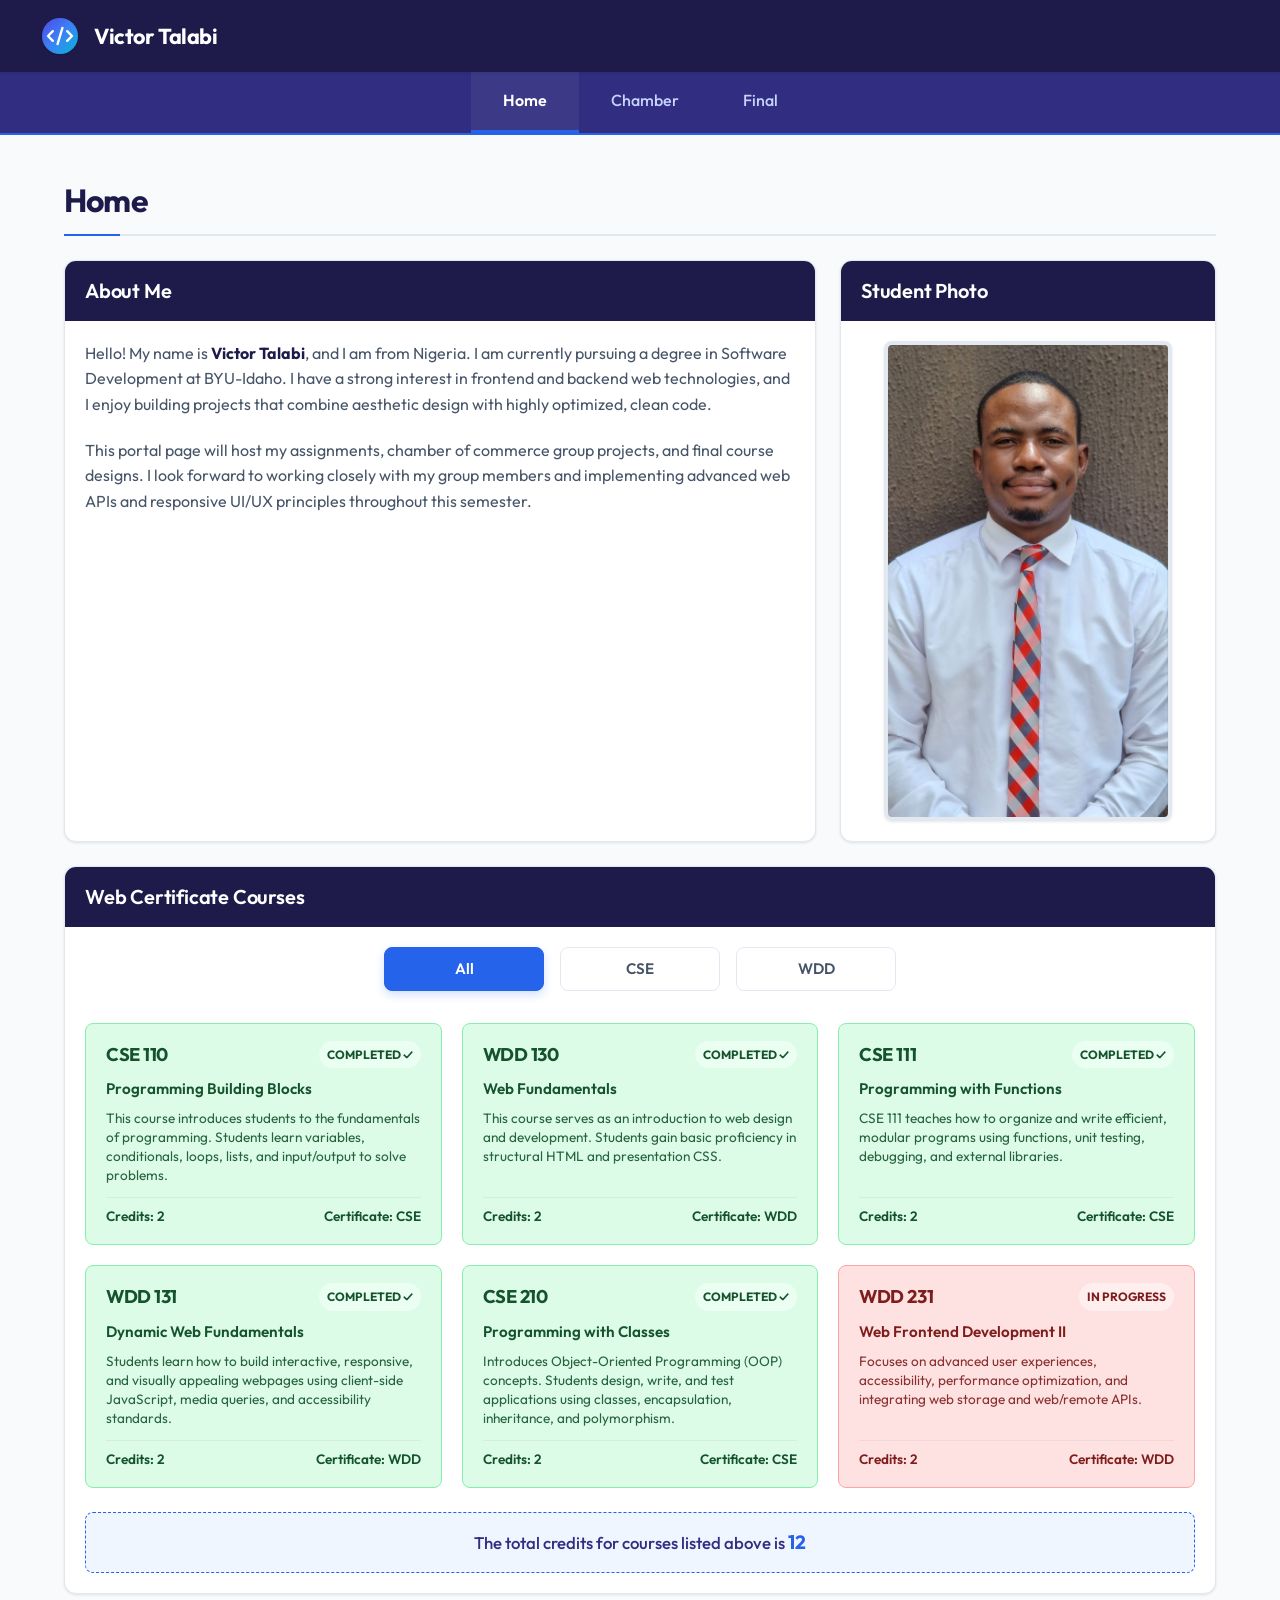
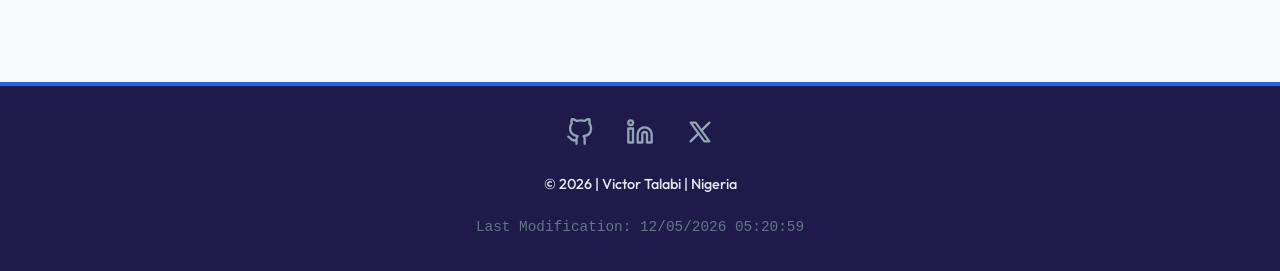
<file: index.html>
<!DOCTYPE html>
<html lang="en">
<head>
  <meta charset="UTF-8">
  <meta name="viewport" content="width=device-width, initial-scale=1.0">
  <title>WDD 231 - Course Home Page - Victor Talabi</title>
  <meta name="description" content="Victor Talabi's course portal home page for WDD 231 (Web Frontend Development II) at BYU-Idaho. Demonstrating responsive navigation, styling, and JavaScript course filtering.">
  <meta name="author" content="Victor Talabi">
  
  <!-- SEO & Favicon -->
  <link rel="icon" href="images/logo.svg" type="image/svg+xml">

  <!-- Google Fonts - Outfit for modern Premium Typography -->
  <link rel="preconnect" href="https://fonts.googleapis.com">
  <link rel="preconnect" href="https://fonts.gstatic.com" crossorigin>
  <link href="https://fonts.googleapis.com/css2?family=Outfit:wght@300;400;500;600;700&display=swap" rel="stylesheet">

  <!-- Style Sheets (Normalize -> Mobile-first Small -> Larger Media Queries) -->
  <link rel="stylesheet" href="styles/normalize.css">
  <link rel="stylesheet" href="styles/small.css">
  <link rel="stylesheet" href="styles/larger.css">

  <!-- JavaScript Files loaded using defer (only executed after HTML is parsed) -->
  <script src="scripts/navigation.js" defer></script>
  <script src="scripts/getdates.js" defer></script>
  <script src="scripts/course.js" defer></script>
</head>
<body>
  <!-- Header Section with logo, author name, and hamburger menu toggle -->
  <header>
    <div class="header-container">
      <div class="logo-area">
        <img src="images/logo.svg" alt="Victor Talabi Personal Logo" width="50" height="50" class="logo-img">
        <span class="site-title">Victor Talabi</span>
      </div>
      <button id="menu-toggle" aria-label="Toggle navigation menu" aria-expanded="false">
        <span class="menu-bar bar-1"></span>
        <span class="menu-bar bar-2"></span>
        <span class="menu-bar bar-3"></span>
      </button>
    </div>
  </header>

  <!-- Responsive Navigation Menu -->
  <nav id="navbar">
    <ul class="nav-menu">
      <li><a href="#" class="nav-item active" id="nav-home">Home</a></li>
      <li><a href="chamber/index.html" class="nav-item" id="nav-chamber">Chamber</a></li>
      <li><a href="final/index.html" class="nav-item" id="nav-final">Final</a></li>
    </ul>
  </nav>

  <!-- Main Content Grid -->
  <main>
    <h1 class="main-title">Home</h1>
    
    <div class="main-grid">
      <!-- Section 1: About Me -->
      <section class="about-card">
        <h2>About Me</h2>
        <div class="card-content">
          <p>
            Hello! My name is <strong>Victor Talabi</strong>, and I am from Nigeria. I am currently pursuing a degree in Software Development at BYU-Idaho. I have a strong interest in frontend and backend web technologies, and I enjoy building projects that combine aesthetic design with highly optimized, clean code.
          </p>
          <p>
            This portal page will host my assignments, chamber of commerce group projects, and final course designs. I look forward to working closely with my group members and implementing advanced web APIs and responsive UI/UX principles throughout this semester.
          </p>
        </div>
      </section>

      <!-- Section 2: Student Photo -->
      <section class="photo-card">
        <h2>Student Photo</h2>
        <div class="card-content image-container">
          <img src="images/profile.jpg" alt="Victor Talabi portrait" width="300" height="533" loading="lazy" class="profile-img">
        </div>
      </section>

      <!-- Section 3: Web Certificate Courses -->
      <section class="courses-card">
        <h2>Web Certificate Courses</h2>
        <div class="card-content">
          <!-- Filtering Button Controls -->
          <div class="filters-container">
            <button id="filter-all" class="filter-btn active" aria-label="Show all courses">All</button>
            <button id="filter-cse" class="filter-btn" aria-label="Show Computer Science courses only">CSE</button>
            <button id="filter-wdd" class="filter-btn" aria-label="Show Web Design and Development courses only">WDD</button>
          </div>

          <!-- Dynamically Generated Course List -->
          <div id="courses-grid" class="courses-grid">
            <!-- Dynamically populated via course.js -->
          </div>

          <!-- Dynamic Credits Calculations using .reduce() -->
          <div class="credits-panel">
            <p id="total-credits">The total credits for courses listed above is <strong id="credits-sum">0</strong></p>
          </div>
        </div>
      </section>
    </div>
  </main>

  <!-- Footer Section with social icons, copyright details, and modification timestamp -->
  <footer>
    <div class="footer-container">
      <!-- Social Media Media Row -->
      <div class="social-links">
        <a href="https://github.com/BIGvic-Coder" target="_blank" rel="noopener" aria-label="GitHub Profile">
          <svg class="social-icon" xmlns="http://www.w3.org/2000/svg" viewBox="0 0 24 24" fill="none" stroke="currentColor" stroke-width="2" stroke-linecap="round" stroke-linejoin="round">
            <path d="M9 19c-5 1.5-5-2.5-7-3m14 6v-3.87a3.37 3.37 0 0 0-.94-2.61c3.14-.35 6.44-1.54 6.44-7A5.44 5.44 0 0 0 20 4.77 5.07 5.07 0 0 0 19.91 1S18.73.65 16 2.48a13.38 13.38 0 0 0-7 0C6.27.65 5.09 1 5.09 1A5.07 5.07 0 0 0 5 4.77a5.44 5.44 0 0 0-1.5 3.78c0 5.42 3.3 6.61 6.44 7A3.37 3.37 0 0 0 9 18.13V22"></path>
          </svg>
        </a>
        <a href="https://linkedin.com" target="_blank" rel="noopener" aria-label="LinkedIn Profile">
          <svg class="social-icon" xmlns="http://www.w3.org/2000/svg" viewBox="0 0 24 24" fill="none" stroke="currentColor" stroke-width="2" stroke-linecap="round" stroke-linejoin="round">
            <path d="M16 8a6 6 0 0 1 6 6v7h-4v-7a2 2 0 0 0-2-2 2 2 0 0 0-2 2v7h-4v-7a6 6 0 0 1 6-6z"></path>
            <rect x="2" y="9" width="4" height="12"></rect>
            <circle cx="4" cy="4" r="2"></circle>
          </svg>
        </a>
        <a href="https://x.com" target="_blank" rel="noopener" aria-label="Twitter/X Profile">
          <svg class="social-icon" xmlns="http://www.w3.org/2000/svg" viewBox="0 0 24 24" fill="none" stroke="currentColor" stroke-width="2" stroke-linecap="round" stroke-linejoin="round">
            <path d="M4 4l11.733 16h4.267l-11.733 -16z"></path>
            <path d="M4 20l6.768 -6.768m2.46 -2.46l6.772 -6.772"></path>
          </svg>
        </a>
      </div>

      <!-- Copyright Details -->
      <div class="copyright-info">
        <p>&copy; <span id="current-year"></span> | Victor Talabi | Nigeria</p>
      </div>

      <!-- Last Modified Timestamp -->
      <div class="modified-info">
        <p id="lastModified"></p>
      </div>
    </div>
  </footer>
</body>
</html>
</file>
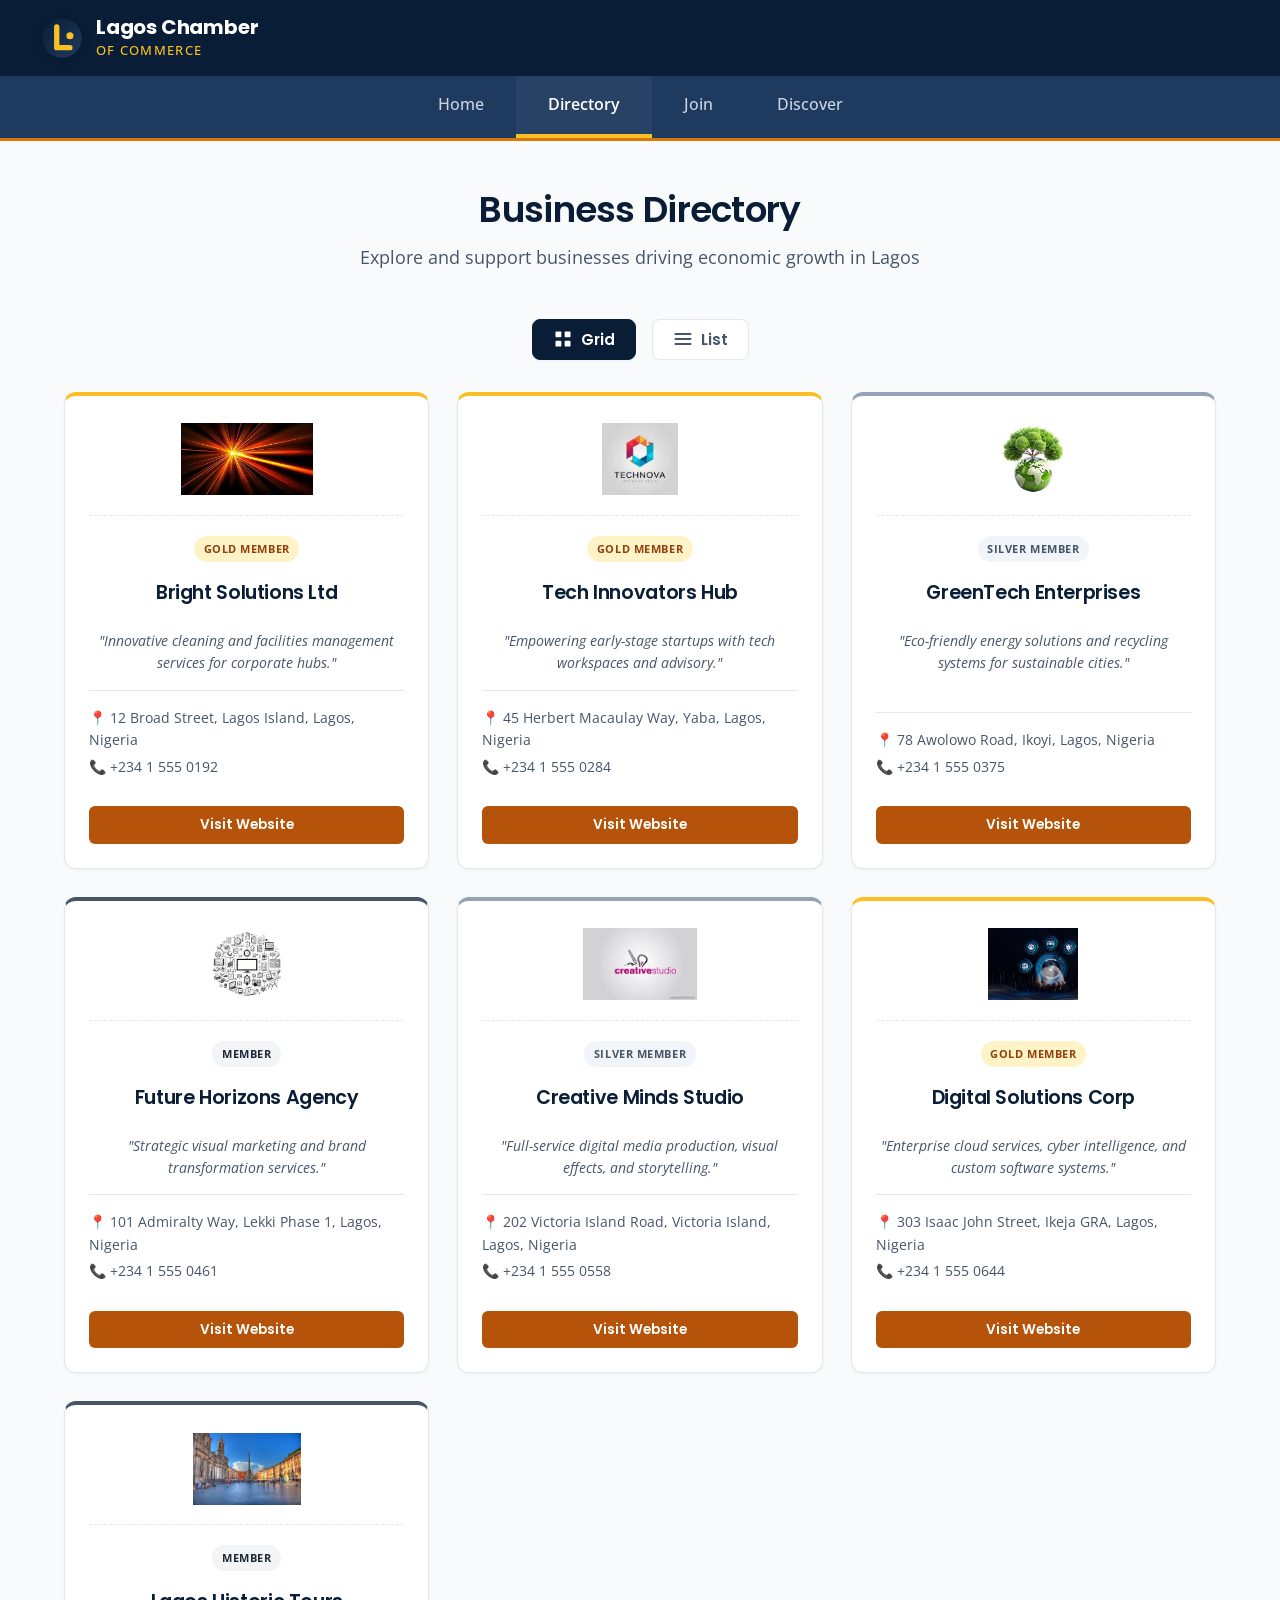
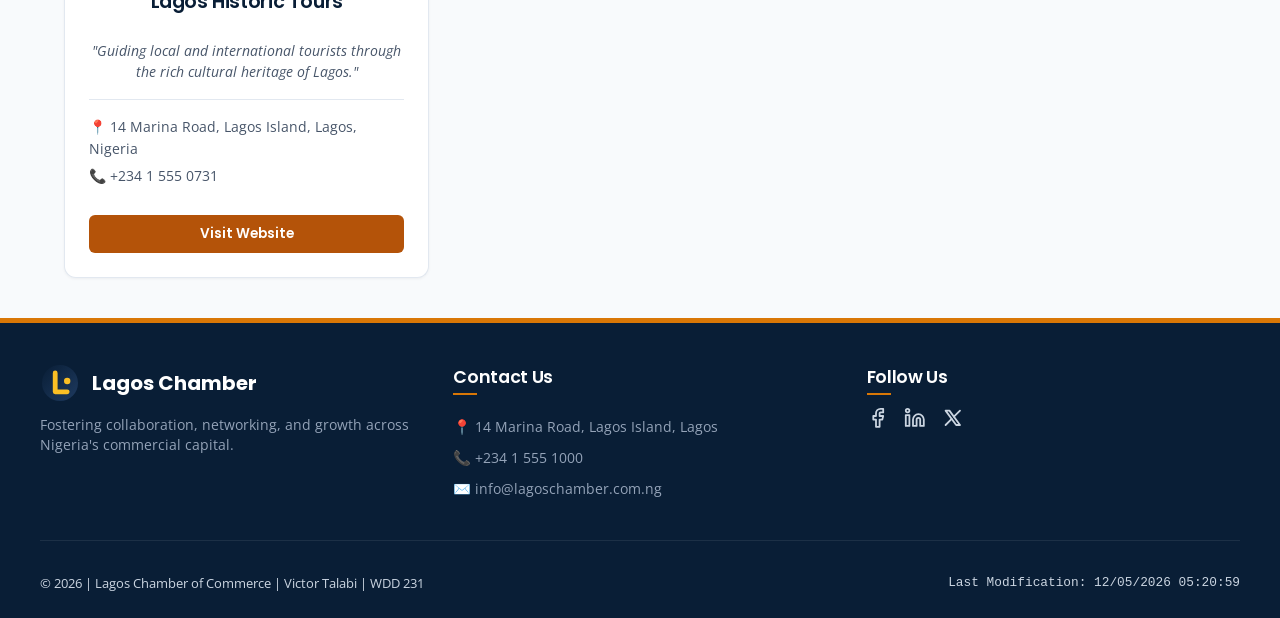
<file: chamber/directory.html>
<!DOCTYPE html>
<html lang="en">
<head>
  <meta charset="UTF-8">
  <meta name="viewport" content="width=device-width, initial-scale=1.0">
  <title>Lagos Chamber of Commerce - Business Directory</title>
  <meta name="description" content="Discover local businesses and services in Lagos, Nigeria. The official business directory of the Lagos Chamber of Commerce supports grid and list view layouts.">
  <meta name="author" content="Victor Talabi">

  <!-- Favicon -->
  <link rel="icon" href="images/favicon.svg" type="image/svg+xml">

  <!-- OpenGraph Facebook Meta Tags -->
  <meta property="og:title" content="Lagos Chamber of Commerce - Business Directory">
  <meta property="og:description" content="Connect with trusted local enterprises in Lagos. Switch layouts between a clean card grid and list views.">
  <meta property="og:image" content="https://bigvic-coder.github.io/wdd231/chamber/images/favicon.svg">
  <meta property="og:url" content="https://bigvic-coder.github.io/wdd231/chamber/directory.html">
  <meta property="og:type" content="website">

  <!-- Google Fonts - Poppins (Headings) & Open Sans (Body) -->
  <link rel="preconnect" href="https://fonts.googleapis.com">
  <link rel="preconnect" href="https://fonts.gstatic.com" crossorigin>
  <link href="https://fonts.googleapis.com/css2?family=Open+Sans:ital,wght@0,300..800;1,300..800&family=Poppins:wght@300;400;500;600;700;800&display=swap" rel="stylesheet">

  <!-- CSS Stylesheets -->
  <link rel="stylesheet" href="styles/normalize.css">
  <link rel="stylesheet" href="styles/small.css">
  <link rel="stylesheet" href="styles/larger.css">

  <!-- Scripts using defer -->
  <script src="scripts/navigation.js" defer></script>
  <script src="scripts/getdates.js" defer></script>
  <script src="scripts/directory.js" defer></script>
</head>
<body>
  <!-- Header with logo, title and navigation toggles -->
  <header>
    <div class="header-container">
      <div class="logo-area">
        <img src="images/favicon.svg" alt="Lagos Chamber of Commerce Emblem" width="55" height="55" class="logo-img">
        <div class="brand-text">
          <span class="site-title">Lagos Chamber</span>
          <span class="site-subtitle">of Commerce</span>
        </div>
      </div>
      <button id="menu-toggle" aria-label="Toggle navigation menu" aria-expanded="false">
        <span class="menu-bar bar-1"></span>
        <span class="menu-bar bar-2"></span>
        <span class="menu-bar bar-3"></span>
      </button>
    </div>
  </header>

  <!-- Navigation Menu -->
  <nav id="navbar">
    <ul class="nav-menu">
      <li><a href="index.html" class="nav-item" id="nav-home">Home</a></li>
      <li><a href="directory.html" class="nav-item active" id="nav-directory">Directory</a></li>
      <li><a href="join.html" class="nav-item" id="nav-join">Join</a></li>
      <li><a href="discover.html" class="nav-item" id="nav-discover">Discover</a></li>
    </ul>
  </nav>

  <!-- Main Directory Container -->
  <main>
    <div class="directory-hero">
      <h1 class="main-title">Business Directory</h1>
      <p class="subtitle">Explore and support businesses driving economic growth in Lagos</p>
    </div>

    <!-- Layout Toggle Panel -->
    <div class="toggle-bar">
      <button id="grid-btn" class="toggle-btn active" aria-label="Switch to Grid View">
        <svg class="toggle-icon" viewBox="0 0 24 24" width="20" height="20" fill="currentColor">
          <rect x="3" y="3" width="7" height="7" rx="1"></rect>
          <rect x="14" y="3" width="7" height="7" rx="1"></rect>
          <rect x="3" y="14" width="7" height="7" rx="1"></rect>
          <rect x="14" y="14" width="7" height="7" rx="1"></rect>
        </svg>
        Grid
      </button>
      <button id="list-btn" class="toggle-btn" aria-label="Switch to List View">
        <svg class="toggle-icon" viewBox="0 0 24 24" width="20" height="20" fill="currentColor">
          <line x1="3" y1="6" x2="21" y2="6" stroke="currentColor" stroke-width="2.5" stroke-linecap="round"></line>
          <line x1="3" y1="12" x2="21" y2="12" stroke="currentColor" stroke-width="2.5" stroke-linecap="round"></line>
          <line x1="3" y1="18" x2="21" y2="18" stroke="currentColor" stroke-width="2.5" stroke-linecap="round"></line>
        </svg>
        List
      </button>
    </div>

    <!-- Dynamic Members Container (starts in grid state) -->
    <div id="members-container" class="grid-view">
      <!-- Cards/Lists populated dynamically via directory.js -->
    </div>
  </main>

  <!-- Footer Section -->
  <footer>
    <div class="footer-container">
      <div class="footer-grid">
        <!-- Brand Info -->
        <div class="footer-col brand-col">
          <div class="footer-logo">
            <img src="images/favicon.svg" alt="Lagos Chamber Logo" width="40" height="40">
            <span>Lagos Chamber</span>
          </div>
          <p class="tagline">Fostering collaboration, networking, and growth across Nigeria's commercial capital.</p>
        </div>

        <!-- Contact details -->
        <div class="footer-col contact-col">
          <h3>Contact Us</h3>
          <p>📍 14 Marina Road, Lagos Island, Lagos</p>
          <p>📞 +234 1 555 1000</p>
          <p>✉️ info@lagoschamber.com.ng</p>
        </div>

        <!-- Social Media links -->
        <div class="footer-col social-col">
          <h3>Follow Us</h3>
          <div class="social-links">
            <a href="https://facebook.com" target="_blank" rel="noopener" aria-label="Facebook Page">
              <svg class="social-icon" xmlns="http://www.w3.org/2000/svg" viewBox="0 0 24 24" fill="none" stroke="currentColor" stroke-width="2" stroke-linecap="round" stroke-linejoin="round">
                <path d="M18 2h-3a5 5 0 0 0-5 5v3H7v4h3v8h4v-8h3l1-4h-4V7a1 1 0 0 1 1-1h3z"></path>
              </svg>
            </a>
            <a href="https://linkedin.com" target="_blank" rel="noopener" aria-label="LinkedIn Profile">
              <svg class="social-icon" xmlns="http://www.w3.org/2000/svg" viewBox="0 0 24 24" fill="none" stroke="currentColor" stroke-width="2" stroke-linecap="round" stroke-linejoin="round">
                <path d="M16 8a6 6 0 0 1 6 6v7h-4v-7a2 2 0 0 0-2-2 2 2 0 0 0-2 2v7h-4v-7a6 6 0 0 1 6-6z"></path>
                <rect x="2" y="9" width="4" height="12"></rect>
                <circle cx="4" cy="4" r="2"></circle>
              </svg>
            </a>
            <a href="https://x.com" target="_blank" rel="noopener" aria-label="Twitter/X Profile">
              <svg class="social-icon" xmlns="http://www.w3.org/2000/svg" viewBox="0 0 24 24" fill="none" stroke="currentColor" stroke-width="2" stroke-linecap="round" stroke-linejoin="round">
                <path d="M4 4l11.733 16h4.267l-11.733 -16z"></path>
                <path d="M4 20l6.768 -6.768m2.46 -2.46l6.772 -6.772"></path>
              </svg>
            </a>
          </div>
        </div>
      </div>

      <!-- Copyright Details & Developer Info -->
      <div class="footer-bottom">
        <p>&copy; <span id="current-year"></span> | Lagos Chamber of Commerce | Victor Talabi | WDD 231</p>
        <p id="lastModified" class="timestamp"></p>
      </div>
    </div>
  </footer>
</body>
</html>
</file>
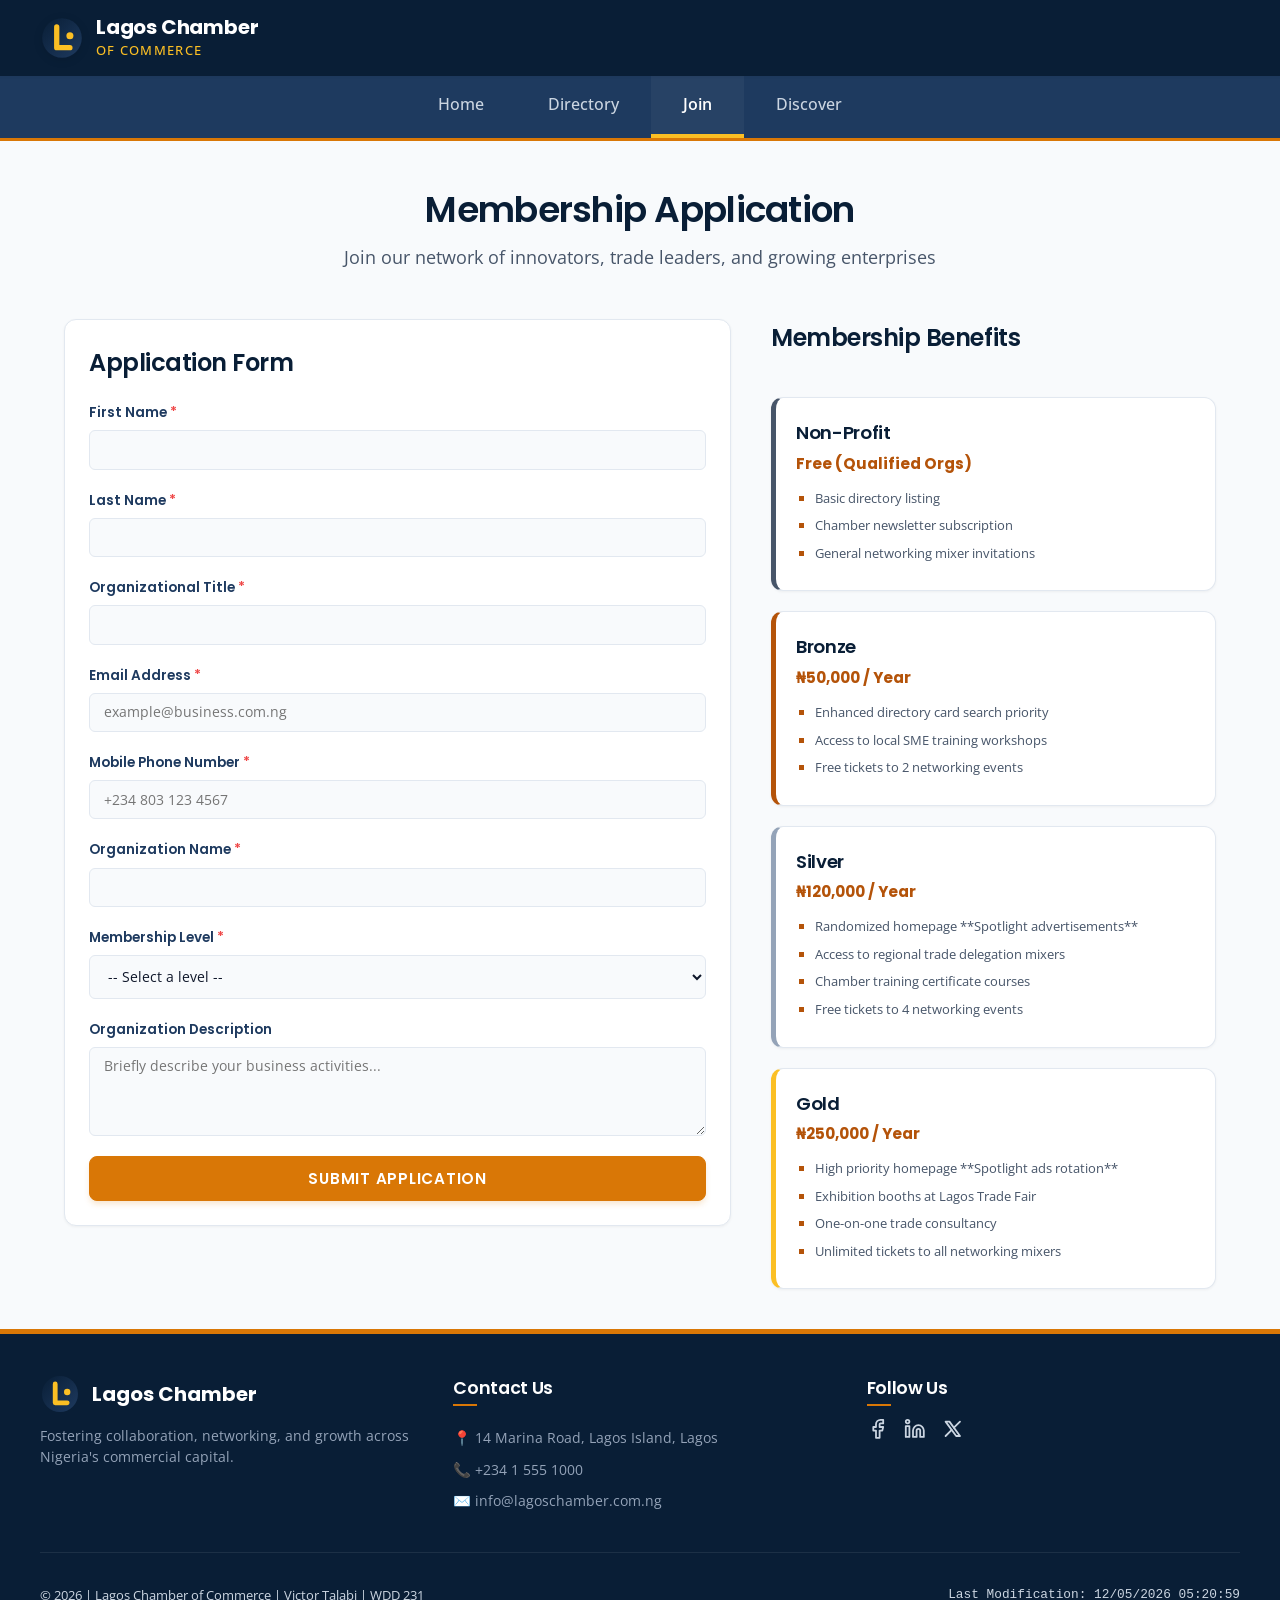
<file: chamber/join.html>
<!DOCTYPE html>
<html lang="en">
<head>
  <meta charset="UTF-8">
  <meta name="viewport" content="width=device-width, initial-scale=1.0">
  <title>Lagos Chamber of Commerce - Join Us</title>
  <meta name="description" content="Apply for membership with the Lagos Chamber of Commerce. Discover the benefits of our Non-Profit, Bronze, Silver, and Gold tiers and join today.">
  <meta name="author" content="Victor Talabi">

  <!-- Favicon -->
  <link rel="icon" href="images/favicon.svg" type="image/svg+xml">

  <!-- Google Fonts - Poppins & Open Sans -->
  <link rel="preconnect" href="https://fonts.googleapis.com">
  <link rel="preconnect" href="https://fonts.gstatic.com" crossorigin>
  <link href="https://fonts.googleapis.com/css2?family=Open+Sans:ital,wght@0,300..800;1,300..800&family=Poppins:wght@300;400;500;600;700;800&display=swap" rel="stylesheet">

  <!-- CSS Stylesheets -->
  <link rel="stylesheet" href="styles/normalize.css">
  <link rel="stylesheet" href="styles/small.css">
  <link rel="stylesheet" href="styles/larger.css">

  <!-- Scripts using defer -->
  <script src="scripts/navigation.js" defer></script>
  <script src="scripts/getdates.js" defer></script>
  <script>
    document.addEventListener("DOMContentLoaded", () => {
      const timestampElement = document.getElementById("form-timestamp");
      if (timestampElement) {
        timestampElement.value = new Date().toISOString();
      }
    });
  </script>
</head>
<body>
  <!-- Header Section -->
  <header>
    <div class="header-container">
      <div class="logo-area">
        <img src="images/favicon.svg" alt="Lagos Chamber Emblem" width="55" height="55" class="logo-img">
        <div class="brand-text">
          <span class="site-title">Lagos Chamber</span>
          <span class="site-subtitle">of Commerce</span>
        </div>
      </div>
      <button id="menu-toggle" aria-label="Toggle navigation menu" aria-expanded="false">
        <span class="menu-bar bar-1"></span>
        <span class="menu-bar bar-2"></span>
        <span class="menu-bar bar-3"></span>
      </button>
    </div>
  </header>

  <!-- Navigation Menu -->
  <nav id="navbar">
    <ul class="nav-menu">
      <li><a href="index.html" class="nav-item" id="nav-home">Home</a></li>
      <li><a href="directory.html" class="nav-item" id="nav-directory">Directory</a></li>
      <li><a href="join.html" class="nav-item active" id="nav-join">Join</a></li>
      <li><a href="discover.html" class="nav-item" id="nav-discover">Discover</a></li>
    </ul>
  </nav>

  <!-- Main Container -->
  <main>
    <div class="directory-hero">
      <h1 class="main-title">Membership Application</h1>
      <p class="subtitle">Join our network of innovators, trade leaders, and growing enterprises</p>
    </div>

    <!-- Layout Split: Form on one side, Benefits cards on the other -->
    <div class="join-layout">
      <!-- Form Element -->
      <section class="form-container card">
        <h2>Application Form</h2>
        <form method="get" action="thankyou.html" class="membership-form">
          <input type="hidden" id="form-timestamp" name="timestamp">

          <div class="form-group">
            <label for="first-name">First Name <span class="required">*</span></label>
            <input type="text" id="first-name" name="first-name" required autocomplete="given-name">
          </div>

          <div class="form-group">
            <label for="last-name">Last Name <span class="required">*</span></label>
            <input type="text" id="last-name" name="last-name" required autocomplete="family-name">
          </div>

          <div class="form-group">
            <label for="org-title">Organizational Title <span class="required">*</span></label>
            <input type="text" id="org-title" name="org-title" required autocomplete="organization-title" pattern="[A-Za-z\s\-]{4,}" title="Please enter a valid title containing at least 4 letters.">
          </div>

          <div class="form-group">
            <label for="email">Email Address <span class="required">*</span></label>
            <input type="email" id="email" name="email" required autocomplete="email" placeholder="example@business.com.ng">
          </div>

          <div class="form-group">
            <label for="phone">Mobile Phone Number <span class="required">*</span></label>
            <input type="tel" id="phone" name="phone" required autocomplete="tel" placeholder="+234 803 123 4567">
          </div>

          <div class="form-group">
            <label for="organization">Organization Name <span class="required">*</span></label>
            <input type="text" id="organization" name="organization" required autocomplete="organization">
          </div>

          <div class="form-group">
            <label for="membership-level">Membership Level <span class="required">*</span></label>
            <select id="membership-level" name="membership-level" required>
              <option value="" disabled selected>-- Select a level --</option>
              <option value="np">Non-Profit Tier</option>
              <option value="bronze">Bronze Membership</option>
              <option value="silver">Silver Membership</option>
              <option value="gold">Gold Membership</option>
            </select>
          </div>

          <div class="form-group">
            <label for="description">Organization Description</label>
            <textarea id="description" name="description" rows="4" placeholder="Briefly describe your business activities..."></textarea>
          </div>

          <button type="submit" class="submit-btn">Submit Application</button>
        </form>
      </section>

      <!-- Benefits Sidebar Grid -->
      <section class="benefits-sidebar">
        <h2>Membership Benefits</h2>
        
        <div class="benefit-tier np-benefit">
          <h3>Non-Profit</h3>
          <p class="cost">Free (Qualified Orgs)</p>
          <ul>
            <li>Basic directory listing</li>
            <li>Chamber newsletter subscription</li>
            <li>General networking mixer invitations</li>
          </ul>
        </div>

        <div class="benefit-tier bronze-benefit">
          <h3>Bronze</h3>
          <p class="cost">₦50,000 / Year</p>
          <ul>
            <li>Enhanced directory card search priority</li>
            <li>Access to local SME training workshops</li>
            <li>Free tickets to 2 networking events</li>
          </ul>
        </div>

        <div class="benefit-tier silver-benefit">
          <h3>Silver</h3>
          <p class="cost">₦120,000 / Year</p>
          <ul>
            <li>Randomized homepage **Spotlight advertisements**</li>
            <li>Access to regional trade delegation mixers</li>
            <li>Chamber training certificate courses</li>
            <li>Free tickets to 4 networking events</li>
          </ul>
        </div>

        <div class="benefit-tier gold-benefit">
          <h3>Gold</h3>
          <p class="cost">₦250,000 / Year</p>
          <ul>
            <li>High priority homepage **Spotlight ads rotation**</li>
            <li>Exhibition booths at Lagos Trade Fair</li>
            <li>One-on-one trade consultancy</li>
            <li>Unlimited tickets to all networking mixers</li>
          </ul>
        </div>
      </section>
    </div>
  </main>

  <!-- Footer Section -->
  <footer>
    <div class="footer-container">
      <div class="footer-grid">
        <div class="footer-col brand-col">
          <div class="footer-logo">
            <img src="images/favicon.svg" alt="Lagos Chamber Logo" width="40" height="40">
            <span>Lagos Chamber</span>
          </div>
          <p class="tagline">Fostering collaboration, networking, and growth across Nigeria's commercial capital.</p>
        </div>

        <div class="footer-col contact-col">
          <h3>Contact Us</h3>
          <p>📍 14 Marina Road, Lagos Island, Lagos</p>
          <p>📞 +234 1 555 1000</p>
          <p>✉️ info@lagoschamber.com.ng</p>
        </div>

        <div class="footer-col social-col">
          <h3>Follow Us</h3>
          <div class="social-links">
            <a href="https://facebook.com" target="_blank" rel="noopener" aria-label="Facebook Page">
              <svg class="social-icon" xmlns="http://www.w3.org/2000/svg" viewBox="0 0 24 24" fill="none" stroke="currentColor" stroke-width="2" stroke-linecap="round" stroke-linejoin="round">
                <path d="M18 2h-3a5 5 0 0 0-5 5v3H7v4h3v8h4v-8h3l1-4h-4V7a1 1 0 0 1 1-1h3z"></path>
              </svg>
            </a>
            <a href="https://linkedin.com" target="_blank" rel="noopener" aria-label="LinkedIn Profile">
              <svg class="social-icon" xmlns="http://www.w3.org/2000/svg" viewBox="0 0 24 24" fill="none" stroke="currentColor" stroke-width="2" stroke-linecap="round" stroke-linejoin="round">
                <path d="M16 8a6 6 0 0 1 6 6v7h-4v-7a2 2 0 0 0-2-2 2 2 0 0 0-2 2v7h-4v-7a6 6 0 0 1 6-6z"></path>
                <rect x="2" y="9" width="4" height="12"></rect>
                <circle cx="4" cy="4" r="2"></circle>
              </svg>
            </a>
            <a href="https://x.com" target="_blank" rel="noopener" aria-label="Twitter/X Profile">
              <svg class="social-icon" xmlns="http://www.w3.org/2000/svg" viewBox="0 0 24 24" fill="none" stroke="currentColor" stroke-width="2" stroke-linecap="round" stroke-linejoin="round">
                <path d="M4 4l11.733 16h4.267l-11.733 -16z"></path>
                <path d="M4 20l6.768 -6.768m2.46 -2.46l6.772 -6.772"></path>
              </svg>
            </a>
          </div>
        </div>
      </div>

      <div class="footer-bottom">
        <p>&copy; <span id="current-year"></span> | Lagos Chamber of Commerce | Victor Talabi | WDD 231</p>
        <p id="lastModified" class="timestamp"></p>
      </div>
    </div>
  </footer>
</body>
</html>
</file>
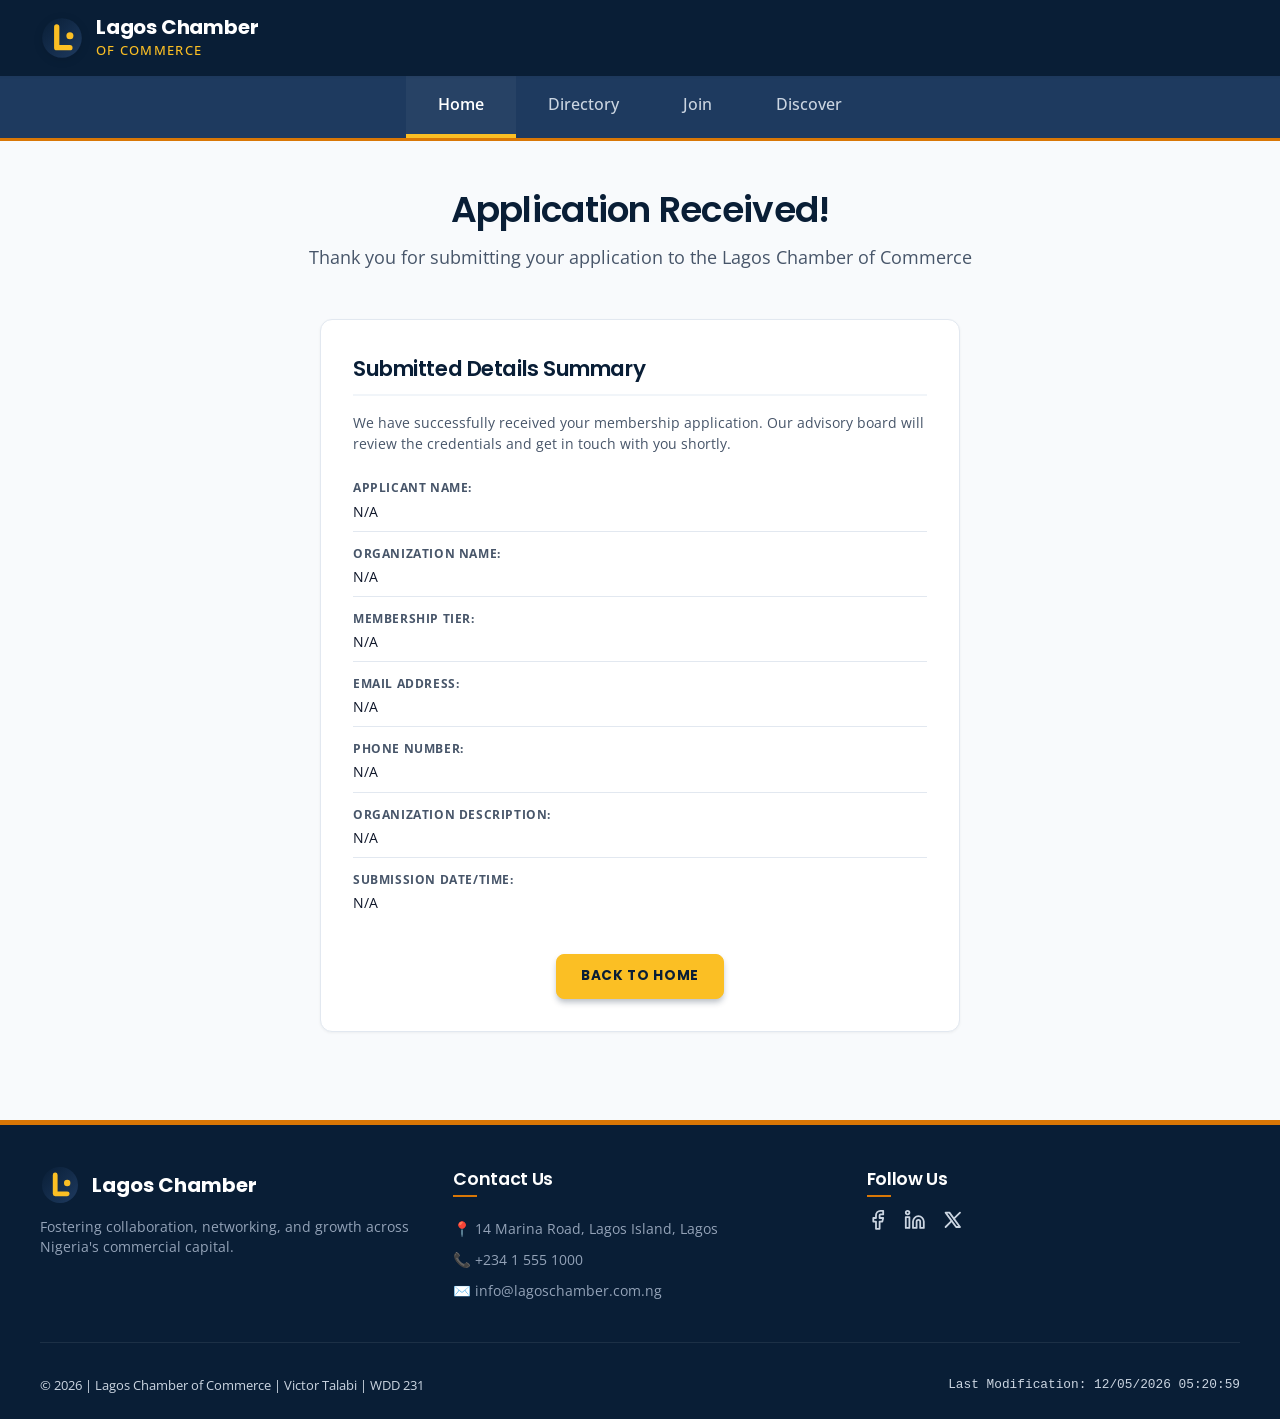
<file: chamber/thankyou.html>
<!DOCTYPE html>
<html lang="en">
<head>
  <meta charset="UTF-8">
  <meta name="viewport" content="width=device-width, initial-scale=1.0">
  <title>Lagos Chamber of Commerce - Application Received</title>
  <meta name="description" content="Thank you for applying to the Lagos Chamber of Commerce. Your application details have been successfully received and are listed below.">
  <meta name="author" content="Victor Talabi">

  <!-- Favicon -->
  <link rel="icon" href="images/favicon.svg" type="image/svg+xml">

  <!-- Google Fonts - Poppins & Open Sans -->
  <link rel="preconnect" href="https://fonts.googleapis.com">
  <link rel="preconnect" href="https://fonts.gstatic.com" crossorigin>
  <link href="https://fonts.googleapis.com/css2?family=Open+Sans:ital,wght@0,300..800;1,300..800&family=Poppins:wght@300;400;500;600;700;800&display=swap" rel="stylesheet">

  <!-- CSS Stylesheets -->
  <link rel="stylesheet" href="styles/normalize.css">
  <link rel="stylesheet" href="styles/small.css">
  <link rel="stylesheet" href="styles/larger.css">

  <!-- Scripts using defer -->
  <script src="scripts/navigation.js" defer></script>
  <script src="scripts/getdates.js" defer></script>
  <script>
    document.addEventListener("DOMContentLoaded", () => {
      // Parse query string parameters from form submission
      const urlParams = new URLSearchParams(window.location.search);
      
      const firstName = urlParams.get("first-name") || "N/A";
      const lastName = urlParams.get("last-name") || "";
      const email = urlParams.get("email") || "N/A";
      const phone = urlParams.get("phone") || "N/A";
      const organization = urlParams.get("organization") || "N/A";
      const membership = urlParams.get("membership-level") || "N/A";
      const description = urlParams.get("description") || "N/A";
      const timestamp = urlParams.get("timestamp") || "N/A";

      // Map membership codes to readable labels
      const membershipLabels = {
        np: "Non-Profit Tier",
        bronze: "Bronze Membership",
        silver: "Silver Membership",
        gold: "Gold Membership"
      };
      
      // Update DOM
      document.getElementById("disp-name").textContent = `${firstName} ${lastName}`;
      document.getElementById("disp-email").textContent = email;
      document.getElementById("disp-phone").textContent = phone;
      document.getElementById("disp-organization").textContent = organization;
      document.getElementById("disp-membership").textContent = membershipLabels[membership] || membership;
      document.getElementById("disp-desc").textContent = description;
      
      if (timestamp !== "N/A") {
        try {
          const date = new Date(timestamp);
          document.getElementById("disp-timestamp").textContent = date.toLocaleString();
        } catch (e) {
          document.getElementById("disp-timestamp").textContent = timestamp;
        }
      } else {
        document.getElementById("disp-timestamp").textContent = "N/A";
      }
    });
  </script>
</head>
<body>
  <!-- Header Section -->
  <header>
    <div class="header-container">
      <div class="logo-area">
        <img src="images/favicon.svg" alt="Lagos Chamber Emblem" width="55" height="55" class="logo-img">
        <div class="brand-text">
          <span class="site-title">Lagos Chamber</span>
          <span class="site-subtitle">of Commerce</span>
        </div>
      </div>
      <button id="menu-toggle" aria-label="Toggle navigation menu" aria-expanded="false">
        <span class="menu-bar bar-1"></span>
        <span class="menu-bar bar-2"></span>
        <span class="menu-bar bar-3"></span>
      </button>
    </div>
  </header>

  <!-- Navigation Menu -->
  <nav id="navbar">
    <ul class="nav-menu">
      <li><a href="index.html" class="nav-item" id="nav-home">Home</a></li>
      <li><a href="directory.html" class="nav-item" id="nav-directory">Directory</a></li>
      <li><a href="join.html" class="nav-item" id="nav-join">Join</a></li>
      <li><a href="discover.html" class="nav-item" id="nav-discover">Discover</a></li>
    </ul>
  </nav>

  <!-- Main Container -->
  <main>
    <div class="directory-hero">
      <h1 class="main-title">Application Received!</h1>
      <p class="subtitle">Thank you for submitting your application to the Lagos Chamber of Commerce</p>
    </div>

    <!-- Confirmation display card -->
    <div class="thankyou-container">
      <section class="card summary-card">
        <h2>Submitted Details Summary</h2>
        <p class="greeting">We have successfully received your membership application. Our advisory board will review the credentials and get in touch with you shortly.</p>
        
        <div class="summary-details">
          <div class="summary-row">
            <span class="sum-label">Applicant Name:</span>
            <span id="disp-name" class="sum-val">--</span>
          </div>
          <div class="summary-row">
            <span class="sum-label">Organization Name:</span>
            <span id="disp-organization" class="sum-val">--</span>
          </div>
          <div class="summary-row">
            <span class="sum-label">Membership Tier:</span>
            <span id="disp-membership" class="sum-val">--</span>
          </div>
          <div class="summary-row">
            <span class="sum-label">Email Address:</span>
            <span id="disp-email" class="sum-val">--</span>
          </div>
          <div class="summary-row">
            <span class="sum-label">Phone Number:</span>
            <span id="disp-phone" class="sum-val">--</span>
          </div>
          <div class="summary-row">
            <span class="sum-label">Organization Description:</span>
            <span id="disp-desc" class="sum-val">--</span>
          </div>
          <div class="summary-row">
            <span class="sum-label">Submission Date/Time:</span>
            <span id="disp-timestamp" class="sum-val">--</span>
          </div>
        </div>

        <div class="action-row">
          <a href="index.html" class="cta-btn">Back to Home</a>
        </div>
      </section>
    </div>
  </main>

  <!-- Footer Section -->
  <footer>
    <div class="footer-container">
      <div class="footer-grid">
        <div class="footer-col brand-col">
          <div class="footer-logo">
            <img src="images/favicon.svg" alt="Lagos Chamber Logo" width="40" height="40">
            <span>Lagos Chamber</span>
          </div>
          <p class="tagline">Fostering collaboration, networking, and growth across Nigeria's commercial capital.</p>
        </div>

        <div class="footer-col contact-col">
          <h3>Contact Us</h3>
          <p>📍 14 Marina Road, Lagos Island, Lagos</p>
          <p>📞 +234 1 555 1000</p>
          <p>✉️ info@lagoschamber.com.ng</p>
        </div>

        <div class="footer-col social-col">
          <h3>Follow Us</h3>
          <div class="social-links">
            <a href="https://facebook.com" target="_blank" rel="noopener" aria-label="Facebook Page">
              <svg class="social-icon" xmlns="http://www.w3.org/2000/svg" viewBox="0 0 24 24" fill="none" stroke="currentColor" stroke-width="2" stroke-linecap="round" stroke-linejoin="round">
                <path d="M18 2h-3a5 5 0 0 0-5 5v3H7v4h3v8h4v-8h3l1-4h-4V7a1 1 0 0 1 1-1h3z"></path>
              </svg>
            </a>
            <a href="https://linkedin.com" target="_blank" rel="noopener" aria-label="LinkedIn Profile">
              <svg class="social-icon" xmlns="http://www.w3.org/2000/svg" viewBox="0 0 24 24" fill="none" stroke="currentColor" stroke-width="2" stroke-linecap="round" stroke-linejoin="round">
                <path d="M16 8a6 6 0 0 1 6 6v7h-4v-7a2 2 0 0 0-2-2 2 2 0 0 0-2 2v7h-4v-7a6 6 0 0 1 6-6z"></path>
                <rect x="2" y="9" width="4" height="12"></rect>
                <circle cx="4" cy="4" r="2"></circle>
              </svg>
            </a>
            <a href="https://x.com" target="_blank" rel="noopener" aria-label="Twitter/X Profile">
              <svg class="social-icon" xmlns="http://www.w3.org/2000/svg" viewBox="0 0 24 24" fill="none" stroke="currentColor" stroke-width="2" stroke-linecap="round" stroke-linejoin="round">
                <path d="M4 4l11.733 16h4.267l-11.733 -16z"></path>
                <path d="M4 20l6.768 -6.768m2.46 -2.46l6.772 -6.772"></path>
              </svg>
            </a>
          </div>
        </div>
      </div>

      <div class="footer-bottom">
        <p>&copy; <span id="current-year"></span> | Lagos Chamber of Commerce | Victor Talabi | WDD 231</p>
        <p id="lastModified" class="timestamp"></p>
      </div>
    </div>
  </footer>
</body>
</html>
</file>
<file: styles/small.css>
/* Styling variables for global design system */
:root {
  --primary-color: #1e1b4b;       /* Deep Navy */
  --secondary-color: #312e81;     /* Royal Navy */
  --accent-color: #2563eb;        /* Vibrant Blue */
  --accent-hover: #1d4ed8;
  
  /* Course States Colors */
  --completed-bg: #dcfce7;        /* Soft Green */
  --completed-border: #86efac;
  --completed-text: #14532d;
  
  --pending-bg: #fee2e2;          /* Soft Coral / Red */
  --pending-border: #fca5a5;
  --pending-text: #7f1d1d;

  /* Neutrals */
  --bg-color: #f8fafc;            /* Clean light grey */
  --card-bg: #ffffff;
  --text-dark: #0f172a;           /* Near black */
  --text-light: #475569;          /* Slate grey */
  --text-white: #ffffff;
  --border-color: #e2e8f0;
  
  /* Font Stack */
  --font-family: 'Outfit', sans-serif;
  
  /* Transitions */
  --transition: all 0.3s cubic-bezier(0.4, 0, 0.2, 1);
  --shadow-sm: 0 1px 3px rgba(0, 0, 0, 0.1);
  --shadow-md: 0 4px 6px -1px rgba(0, 0, 0, 0.1), 0 2px 4px -1px rgba(0, 0, 0, 0.06);
}

/* Global Reset & Typography */
body {
  font-family: var(--font-family);
  background-color: var(--bg-color);
  color: var(--text-dark);
  line-height: 1.6;
  font-size: 16px;
  overflow-x: hidden;
}

h1, h2, h3, h4 {
  font-weight: 700;
  color: var(--primary-color);
  margin-top: 0;
  letter-spacing: -0.025em;
}

p {
  margin-top: 0;
  margin-bottom: 1.25rem;
  color: var(--text-light);
}

strong {
  color: var(--primary-color);
}

/* Header & Logo styling */
header {
  background-color: var(--primary-color);
  color: var(--text-white);
  padding: 1rem 1.5rem;
  position: sticky;
  top: 0;
  z-index: 100;
  box-shadow: var(--shadow-sm);
}

.header-container {
  display: flex;
  justify-content: space-between;
  align-items: center;
  max-width: 75rem;
  margin: 0 auto;
}

.logo-area {
  display: flex;
  align-items: center;
  gap: 0.875rem;
}

.logo-img {
  height: 2.5rem;
  width: 2.5rem;
  transition: var(--transition);
}

.logo-img:hover {
  transform: rotate(15deg) scale(1.05);
}

.site-title {
  font-size: 1.35rem;
  font-weight: 700;
  letter-spacing: -0.02em;
  color: var(--text-white);
}

/* Hamburger button icon toggle design */
#menu-toggle {
  background: transparent;
  border: none;
  cursor: pointer;
  display: flex;
  flex-direction: column;
  justify-content: space-between;
  width: 1.65rem;
  height: 1.25rem;
  padding: 0;
  z-index: 101;
}

.menu-bar {
  display: block;
  width: 100%;
  height: 3px;
  background-color: var(--text-white);
  border-radius: 4px;
  transition: var(--transition);
  transform-origin: left center;
}

/* Transform hamburger bars to X when opened */
#menu-toggle.open .bar-1 {
  transform: rotate(45deg);
  position: relative;
  top: -1px;
}

#menu-toggle.open .bar-2 {
  opacity: 0;
  width: 0;
}

#menu-toggle.open .bar-3 {
  transform: rotate(-45deg);
  position: relative;
  top: 1px;
}

/* Navigation Drawer */
nav {
  background-color: var(--secondary-color);
  max-height: 0;
  overflow: hidden;
  transition: max-height 0.4s ease-out;
  border-bottom: 2px solid var(--accent-color);
}

nav.open {
  max-height: 15rem; /* Sufficient height to fit links */
}

.nav-menu {
  list-style: none;
  margin: 0;
  padding: 0.5rem 0;
  display: flex;
  flex-direction: column;
  align-items: stretch;
}

.nav-menu li {
  width: 100%;
}

.nav-item {
  display: block;
  padding: 0.875rem 1.5rem;
  color: #c7d2fe;
  text-decoration: none;
  font-weight: 500;
  transition: var(--transition);
  border-left: 4px solid transparent;
}

/* Active links / wayfinding */
.nav-item.active {
  background-color: rgba(255, 255, 255, 0.08);
  color: var(--text-white);
  border-left-color: var(--accent-color);
  font-weight: 600;
}

.nav-item:hover {
  background-color: rgba(255, 255, 255, 0.05);
  color: var(--text-white);
  padding-left: 1.75rem; /* subtle slide animation with transition */
}

/* Main Layout Setup */
main {
  max-width: 75rem;
  margin: 0 auto;
  padding: 1.5rem;
}

.main-title {
  font-size: 2rem;
  margin-bottom: 1.5rem;
  border-bottom: 2px solid var(--border-color);
  padding-bottom: 0.5rem;
  position: relative;
}

.main-title::after {
  content: '';
  position: absolute;
  bottom: -2px;
  left: 0;
  width: 3.5rem;
  height: 2px;
  background-color: var(--accent-color);
}

.main-grid {
  display: flex;
  flex-direction: column;
  gap: 1.5rem;
}

/* Section Cards Style */
section {
  background-color: var(--card-bg);
  border-radius: 12px;
  box-shadow: var(--shadow-sm);
  border: 1px solid var(--border-color);
  overflow: hidden;
  transition: var(--transition);
}

section:hover {
  box-shadow: var(--shadow-md);
  transform: translateY(-2px);
}

section h2 {
  background-color: var(--primary-color);
  color: var(--text-white);
  font-size: 1.25rem;
  margin: 0;
  padding: 0.875rem 1.25rem;
  letter-spacing: -0.01em;
  font-weight: 600;
}

.card-content {
  padding: 1.25rem;
}

/* About card paragraph style spacing */
.about-card p:last-child {
  margin-bottom: 0;
}

/* Image container and lazy image settings */
.image-container {
  display: flex;
  justify-content: center;
  align-items: center;
}

.profile-img {
  width: 100%;
  max-width: 18rem;
  height: auto;
  border-radius: 8px;
  object-fit: cover;
  box-shadow: var(--shadow-sm);
  border: 4px solid var(--border-color);
  transition: var(--transition);
}

.profile-img:hover {
  transform: scale(1.02);
  border-color: var(--accent-color);
}

/* Courses Card Filters Controls */
.filters-container {
  display: flex;
  justify-content: center;
  gap: 0.5rem;
  margin-bottom: 1.5rem;
}

.filter-btn {
  flex: 1;
  max-width: 8rem;
  background-color: var(--card-bg);
  color: var(--text-light);
  border: 1px solid var(--border-color);
  padding: 0.625rem 0.75rem;
  border-radius: 8px;
  cursor: pointer;
  font-family: var(--font-family);
  font-weight: 600;
  font-size: 0.95rem;
  transition: var(--transition);
}

.filter-btn:hover {
  color: var(--primary-color);
  border-color: var(--accent-color);
  background-color: #eff6ff;
}

.filter-btn.active {
  background-color: var(--accent-color);
  color: var(--text-white);
  border-color: var(--accent-color);
  box-shadow: 0 4px 10px rgba(37, 99, 235, 0.2);
}

/* Dynamically Generated Course List Cards */
.courses-grid {
  display: grid;
  grid-template-columns: 1fr;
  gap: 1rem;
}

.course-card {
  padding: 1rem 1.25rem;
  border-radius: 8px;
  border: 1px solid var(--border-color);
  transition: var(--transition);
  display: flex;
  flex-direction: column;
  justify-content: space-between;
}

/* Hover effects for course cards */
.course-card:hover {
  transform: translateY(-2px);
}

.course-card.completed {
  background-color: var(--completed-bg);
  border-color: var(--completed-border);
  color: var(--completed-text);
}

.course-card.completed h3,
.course-card.completed p,
.course-card.completed span {
  color: var(--completed-text);
}

.course-card.pending {
  background-color: var(--pending-bg);
  border-color: var(--pending-border);
  color: var(--pending-text);
}

.course-card.pending h3,
.course-card.pending p,
.course-card.pending span {
  color: var(--pending-text);
}

.course-header {
  display: flex;
  justify-content: space-between;
  align-items: center;
  margin-bottom: 0.5rem;
}

.course-header h3 {
  font-size: 1.15rem;
  margin: 0;
  font-weight: 700;
}

.course-badge {
  font-size: 0.75rem;
  text-transform: uppercase;
  font-weight: 700;
  padding: 0.25rem 0.5rem;
  border-radius: 100px;
  background-color: rgba(255, 255, 255, 0.4);
}

.course-name {
  font-size: 0.95rem;
  margin-bottom: 0.5rem;
  font-weight: 600;
}

.course-desc {
  font-size: 0.85rem;
  margin-bottom: 0.75rem;
  line-height: 1.4;
  opacity: 0.9;
}

.course-footer {
  display: flex;
  justify-content: space-between;
  font-size: 0.85rem;
  font-weight: 600;
  border-top: 1px solid rgba(0, 0, 0, 0.05);
  padding-top: 0.5rem;
  margin-top: auto;
}

/* Total credits output panel */
.credits-panel {
  margin-top: 1.5rem;
  text-align: center;
  background-color: #eff6ff;
  border: 1px dashed var(--accent-color);
  padding: 0.875rem 1rem;
  border-radius: 8px;
}

.credits-panel p {
  margin: 0;
  color: var(--secondary-color);
  font-size: 1.05rem;
  font-weight: 500;
}

.credits-panel strong {
  font-size: 1.2rem;
  color: var(--accent-color);
}

/* Footer Section Styling */
footer {
  background-color: var(--primary-color);
  color: #94a3b8;
  padding: 2rem 1.5rem;
  margin-top: 3rem;
  border-top: 4px solid var(--accent-color);
  font-size: 0.9rem;
}

.footer-container {
  max-width: 75rem;
  margin: 0 auto;
  display: flex;
  flex-direction: column;
  align-items: center;
  gap: 1.25rem;
  text-align: center;
}

.social-links {
  display: flex;
  gap: 1.25rem;
}

.social-icon {
  width: 1.5rem;
  height: 1.5rem;
  color: #94a3b8;
  transition: var(--transition);
}

.social-icon:hover {
  color: var(--text-white);
  transform: translateY(-2px);
}

.copyright-info p {
  margin: 0;
  color: #e2e8f0;
  font-weight: 500;
}

.modified-info p {
  margin: 0;
  color: #64748b;
  font-family: monospace;
}
</file>
<file: styles/larger.css>
/* Desktop & Tablet Stylesheet */

@media screen and (min-width: 48rem) {
  /* Navigation Layout - Horizontal navbar on larger views */
  #menu-toggle {
    display: none; /* Hide hamburger menu icon */
  }

  nav {
    max-height: none;
    overflow: visible;
    background-color: var(--secondary-color);
  }

  .nav-menu {
    flex-direction: row;
    justify-content: center;
    padding: 0;
  }

  .nav-menu li {
    width: auto;
  }

  .nav-item {
    padding: 1rem 2rem;
    border-left: none;
    border-bottom: 3px solid transparent;
    transition: var(--transition);
  }

  .nav-item.active {
    background-color: rgba(255, 255, 255, 0.05);
    border-bottom-color: var(--accent-color);
  }

  .nav-item:hover {
    background-color: rgba(255, 255, 255, 0.03);
    border-bottom-color: var(--accent-color);
    padding-left: 2rem; /* Keep horizontal alignment stable */
  }

  /* Grid Layout for Main Content cards */
  .main-grid {
    display: grid;
    grid-template-columns: 2fr 1fr; /* About Me (2 parts), Student Photo (1 part) */
    gap: 1.5rem;
  }

  .about-card {
    grid-column: 1 / 2;
  }

  .photo-card {
    grid-column: 2 / 3;
  }

  .courses-card {
    grid-column: 1 / 3; /* Web Certificate Courses takes full width below */
  }

  /* Courses Card Items Grid columns display */
  .courses-grid {
    grid-template-columns: repeat(2, 1fr);
    gap: 1.25rem;
  }
}

@media screen and (min-width: 64rem) {
  /* Further grid optimizations for larger desktop views */
  main {
    padding: 2.5rem 1.5rem;
  }
  
  .courses-grid {
    grid-template-columns: repeat(3, 1fr); /* 3 column card display for courses on desktop screens */
  }

  .filters-container {
    gap: 1rem;
    margin-bottom: 2rem;
  }
  
  .filter-btn {
    max-width: 10rem;
    padding: 0.75rem 1.5rem;
  }

  .social-links {
    gap: 2rem;
  }

  .social-icon {
    width: 1.75rem;
    height: 1.75rem;
  }
}
</file>
<file: chamber/styles/small.css>
/* Lagos Chamber of Commerce - Small Screen (Mobile-First) CSS Stylesheet */

:root {
  /* Color Scheme variables */
  --primary-color: #091e36;       /* Deep Navy */
  --secondary-color: #1e3a5f;     /* Intermediate Navy */
  --accent-color: #d97706;        /* Golden Amber */
  --accent-hover: #b45309;
  --gold-color: #fbbf24;
  --silver-color: #94a3b8;
  --bronze-color: #b45309;

  /* Card Colors */
  --card-bg: #ffffff;
  --bg-color: #f8fafc;
  --text-dark: #0f172a;
  --text-light: #475569;
  --text-white: #ffffff;
  --border-color: #e2e8f0;

  /* Font settings */
  --font-family-headings: 'Poppins', sans-serif;
  --font-family-body: 'Open Sans', sans-serif;

  /* Layout tokens */
  --transition: all 0.3s cubic-bezier(0.4, 0, 0.2, 1);
  --shadow-sm: 0 1px 3px rgba(0, 0, 0, 0.05);
  --shadow-md: 0 4px 6px -1px rgba(0, 0, 0, 0.1), 0 2px 4px -1px rgba(0, 0, 0, 0.05);
  --border-radius: 12px;
}

/* Base resets & typography */
body {
  font-family: var(--font-family-body);
  background-color: var(--bg-color);
  color: var(--text-dark);
  margin: 0;
  line-height: 1.6;
}

h1, h2, h3, h4 {
  font-family: var(--font-family-headings);
  font-weight: 600;
  color: var(--primary-color);
  margin-top: 0;
  letter-spacing: -0.02em;
}

a {
  color: var(--accent-hover);
  text-decoration: none;
  transition: var(--transition);
}

a:hover {
  color: var(--primary-color);
  text-decoration: underline;
}

img {
  max-width: 100%;
  height: auto;
  display: block;
}

/* Header & brand emblem styling */
header {
  background-color: var(--primary-color);
  color: var(--text-white);
  padding: 1rem 1.25rem;
  position: sticky;
  top: 0;
  z-index: 100;
  box-shadow: var(--shadow-sm);
}

.header-container {
  display: flex;
  justify-content: space-between;
  align-items: center;
  max-width: 75rem;
  margin: 0 auto;
}

.logo-area {
  display: flex;
  align-items: center;
  gap: 0.75rem;
}

.logo-img {
  width: 2.75rem;
  height: 2.75rem;
  filter: drop-shadow(0 2px 4px rgba(0,0,0,0.1));
}

.brand-text {
  display: flex;
  flex-direction: column;
}

.site-title {
  font-family: var(--font-family-headings);
  font-size: 1.25rem;
  font-weight: 700;
  line-height: 1.1;
  letter-spacing: -0.01em;
}

.site-subtitle {
  font-size: 0.8rem;
  color: var(--gold-color);
  font-weight: 500;
  text-transform: uppercase;
  letter-spacing: 0.1em;
  margin-top: 2px;
}

/* Hamburger mobile menu button toggle styling */
#menu-toggle {
  background: transparent;
  border: none;
  cursor: pointer;
  display: flex;
  flex-direction: column;
  justify-content: space-between;
  width: 1.5rem;
  height: 1.15rem;
  padding: 0;
  z-index: 101;
}

.menu-bar {
  display: block;
  width: 100%;
  height: 3px;
  background-color: var(--text-white);
  border-radius: 4px;
  transition: var(--transition);
  transform-origin: left center;
}

/* Rotate bars to X state when expanded */
#menu-toggle.open .bar-1 {
  transform: rotate(45deg);
  position: relative;
  top: -1px;
}

#menu-toggle.open .bar-2 {
  opacity: 0;
  width: 0;
}

#menu-toggle.open .bar-3 {
  transform: rotate(-45deg);
  position: relative;
  top: 1px;
}

/* Navigation Drawer menu styles */
nav {
  background-color: var(--secondary-color);
  max-height: 0;
  overflow: hidden;
  transition: max-height 0.4s ease-out;
  border-bottom: 3px solid var(--accent-color);
}

nav.open {
  max-height: 20rem; /* Give plenty of height for menu links */
}

.nav-menu {
  list-style: none;
  margin: 0;
  padding: 0.5rem 0;
  display: flex;
  flex-direction: column;
}

.nav-item {
  display: block;
  padding: 0.75rem 1.5rem;
  color: #cbd5e1;
  font-weight: 500;
  transition: var(--transition);
  border-left: 4px solid transparent;
}

.nav-item.active {
  background-color: rgba(255, 255, 255, 0.08);
  color: var(--text-white);
  border-left-color: var(--gold-color);
  font-weight: 600;
}

.nav-item:hover {
  background-color: rgba(255, 255, 255, 0.05);
  color: var(--text-white);
  padding-left: 1.75rem; /* Slide effect */
}

/* Main Layout elements styling */
main {
  max-width: 75rem;
  margin: 0 auto;
  padding: 1.5rem 1.25rem;
}

.directory-hero {
  text-align: center;
  margin-bottom: 2rem;
}

.main-title {
  font-size: 1.75rem;
  color: var(--primary-color);
  margin-bottom: 0.25rem;
}

.subtitle {
  color: var(--text-light);
  font-size: 0.95rem;
  margin: 0;
}

/* View layout toggler bar */
.toggle-bar {
  display: flex;
  justify-content: center;
  gap: 1rem;
  margin-bottom: 2rem;
}

.toggle-btn {
  display: flex;
  align-items: center;
  gap: 0.5rem;
  background-color: var(--card-bg);
  color: var(--text-light);
  border: 1px solid var(--border-color);
  padding: 0.6rem 1.25rem;
  border-radius: 8px;
  cursor: pointer;
  font-family: var(--font-family-headings);
  font-weight: 600;
  font-size: 0.95rem;
  transition: var(--transition);
}

.toggle-btn:hover {
  border-color: var(--primary-color);
  color: var(--primary-color);
  background-color: #f1f5f9;
}

.toggle-btn.active {
  background-color: var(--primary-color);
  color: var(--text-white);
  border-color: var(--primary-color);
  box-shadow: var(--shadow-sm);
}

.toggle-icon {
  flex-shrink: 0;
}

/* Dynamic cards container */
#members-container {
  transition: var(--transition);
}

/* --- GRID VIEW STYLING --- */
.grid-view {
  display: grid;
  grid-template-columns: 1fr;
  gap: 1.5rem;
}

.grid-view .member-card {
  background-color: var(--card-bg);
  border-radius: var(--border-radius);
  border: 1px solid var(--border-color);
  box-shadow: var(--shadow-sm);
  padding: 1.5rem;
  display: flex;
  flex-direction: column;
  align-items: center;
  text-align: center;
  transition: var(--transition);
}

.grid-view .member-card:hover {
  transform: translateY(-3px);
  box-shadow: var(--shadow-md);
}

.grid-view .member-logo-container {
  width: 100%;
  height: 6rem;
  display: flex;
  align-items: center;
  justify-content: center;
  margin-bottom: 1.25rem;
  border-bottom: 1px dashed var(--border-color);
  padding-bottom: 1rem;
}

.grid-view .member-logo {
  max-height: 4.5rem;
  max-width: 80%;
  object-fit: contain;
  border-radius: 4px;
}

.grid-view .member-card h3 {
  font-size: 1.2rem;
  margin-bottom: 0.5rem;
}

.grid-view .tagline {
  font-size: 0.85rem;
  font-style: italic;
  color: var(--text-light);
  margin-bottom: 1rem;
  flex-grow: 1; /* Pushes text details block down */
}

.grid-view .details-block {
  font-size: 0.875rem;
  color: var(--text-light);
  margin-bottom: 1rem;
  width: 100%;
  text-align: left;
  border-top: 1px solid var(--border-color);
  padding-top: 0.75rem;
}

.grid-view .details-block p {
  margin: 0.25rem 0;
  display: flex;
  align-items: flex-start;
  gap: 0.5rem;
}

.grid-view .website-link {
  display: inline-block;
  background-color: var(--accent-hover);
  color: var(--text-white);
  font-family: var(--font-family-headings);
  font-size: 0.85rem;
  font-weight: 600;
  padding: 0.5rem 1.25rem;
  border-radius: 6px;
  width: 100%;
  text-align: center;
  margin-top: 0.5rem;
}

.grid-view .website-link:hover {
  background-color: var(--primary-color);
  color: var(--text-white);
}

/* Membership ribbon markers for Grid Cards */
.grid-view .member-card.gold-tier {
  border-top: 4px solid var(--gold-color);
}
.grid-view .member-card.silver-tier {
  border-top: 4px solid var(--silver-color);
}
.grid-view .member-card.member-tier {
  border-top: 4px solid var(--text-light);
}

.grid-view .membership-badge {
  font-size: 0.7rem;
  font-weight: 700;
  text-transform: uppercase;
  letter-spacing: 0.05em;
  padding: 0.25rem 0.6rem;
  border-radius: 100px;
  margin-bottom: 1rem;
  display: inline-block;
}

.grid-view .gold-tier .membership-badge {
  background-color: #fef3c7;
  color: #92400e;
}

.grid-view .silver-tier .membership-badge {
  background-color: #f1f5f9;
  color: #475569;
}

.grid-view .member-tier .membership-badge {
  background-color: #f3f4f6;
  color: #1f2937;
}


/* --- LIST VIEW STYLING (Images Hidden) --- */
.list-view {
  display: flex;
  flex-direction: column;
  gap: 0.75rem;
}

.list-view .member-card {
  background-color: var(--card-bg);
  border-radius: 8px;
  border: 1px solid var(--border-color);
  padding: 1rem 1.25rem;
  display: flex;
  flex-direction: column;
  gap: 0.5rem;
  transition: var(--transition);
}

/* Hide images completely in List view per rubric */
.list-view .member-logo-container,
.list-view .member-logo,
.list-view .tagline,
.list-view .membership-badge {
  display: none !important;
}

.list-view .member-card h3 {
  font-size: 1.1rem;
  margin: 0;
}

.list-view .details-block {
  margin: 0;
  font-size: 0.875rem;
  color: var(--text-light);
}

.list-view .details-block p {
  margin: 0.25rem 0;
}

.list-view .website-link {
  font-weight: 600;
  font-size: 0.875rem;
  display: inline-block;
  margin-top: 0.25rem;
}

/* Alternating table rows for clean structure in list view */
.list-view .member-card:nth-child(even) {
  background-color: #f1f5f9;
}


/* Footer styling */
footer {
  background-color: var(--primary-color);
  color: #cbd5e1;
  padding: 2.5rem 1.25rem 1.5rem;
  border-top: 5px solid var(--accent-color);
  font-size: 0.9rem;
}

.footer-container {
  max-width: 75rem;
  margin: 0 auto;
}

.footer-grid {
  display: grid;
  grid-template-columns: 1fr;
  gap: 2rem;
  margin-bottom: 2rem;
  border-bottom: 1px solid rgba(255,255,255,0.08);
  padding-bottom: 2rem;
}

.footer-col h3 {
  color: var(--text-white);
  font-size: 1.1rem;
  margin-bottom: 1rem;
  position: relative;
  display: inline-block;
}

.footer-col h3::after {
  content: '';
  position: absolute;
  bottom: -4px;
  left: 0;
  width: 1.5rem;
  height: 2px;
  background-color: var(--accent-color);
}

.footer-col p {
  margin: 0.5rem 0;
  color: #94a3b8;
}

.footer-logo {
  display: flex;
  align-items: center;
  gap: 0.75rem;
  color: var(--text-white);
  font-family: var(--font-family-headings);
  font-size: 1.25rem;
  font-weight: 700;
  margin-bottom: 0.75rem;
}

.footer-col.brand-col .tagline {
  font-size: 0.85rem;
  line-height: 1.5;
}

.social-links {
  display: flex;
  gap: 1rem;
}

.social-icon {
  width: 1.35rem;
  height: 1.35rem;
  color: #cbd5e1;
  transition: var(--transition);
}

.social-icon:hover {
  color: var(--gold-color);
  transform: translateY(-2px);
}

/* Footer Bottom Credit */
.footer-bottom {
  text-align: center;
  display: flex;
  flex-direction: column;
  gap: 0.5rem;
  color: #cbd5e1;
  font-size: 0.8rem;
}

.footer-bottom p {
  margin: 0;
}

.footer-bottom .timestamp {
  font-family: monospace;
  color: #cbd5e1;
}

/* ==========================================
   HOMEPAGE SPECIFIC MOBILE-FIRST STYLES
   ========================================== */

.home-main {
  display: flex;
  flex-direction: column;
  gap: 2rem;
}

/* Hero Section */
.hero-section {
  position: relative;
  width: 100%;
  height: 20rem; /* Fixed height for mobile stack */
  border-radius: var(--border-radius);
  overflow: hidden;
  box-shadow: var(--shadow-md);
  margin-bottom: 1rem;
}

.hero-section picture {
  display: block;
  width: 100%;
  height: 100%;
}

.hero-img {
  width: 100%;
  height: 100%;
  object-fit: cover;
  object-position: center;
}

.hero-overlay {
  position: absolute;
  top: 0;
  left: 0;
  right: 0;
  bottom: 0;
  background: linear-gradient(to bottom, rgba(9, 30, 54, 0.4) 0%, rgba(9, 30, 54, 0.85) 100%);
  display: flex;
  align-items: flex-end;
  padding: 1.5rem;
}

.hero-text-box {
  color: var(--text-white);
  max-width: 32rem;
}

.hero-text-box h1 {
  color: var(--text-white);
  font-size: 1.4rem;
  font-weight: 700;
  margin-bottom: 0.5rem;
  text-shadow: 0 2px 4px rgba(0,0,0,0.3);
}

.hero-text-box p {
  color: #e2e8f0;
  font-size: 0.875rem;
  line-height: 1.4;
  margin: 0 0 1rem 0;
  text-shadow: 0 1px 2px rgba(0,0,0,0.2);
}

.cta-btn {
  display: inline-block;
  background-color: var(--gold-color);
  color: var(--primary-color);
  font-family: var(--font-family-headings);
  font-size: 0.85rem;
  font-weight: 700;
  padding: 0.65rem 1.5rem;
  border-radius: 8px;
  box-shadow: 0 4px 6px -1px rgba(9, 30, 54, 0.3);
  text-transform: uppercase;
  letter-spacing: 0.05em;
  border: 1px solid var(--gold-color);
}

.cta-btn:hover {
  background-color: var(--text-white);
  border-color: var(--text-white);
  color: var(--primary-color);
  transform: translateY(-1px);
  box-shadow: 0 6px 12px -2px rgba(9, 30, 54, 0.4);
}

/* Home Flex Grid Container */
.home-grid {
  display: flex;
  flex-direction: column;
  gap: 1.75rem;
}

.card {
  background-color: var(--card-bg);
  border: 1px solid var(--border-color);
  border-radius: var(--border-radius);
  box-shadow: var(--shadow-sm);
  padding: 1.5rem;
}

.card-header {
  border-bottom: 2px solid #f1f5f9;
  padding-bottom: 0.75rem;
  margin-bottom: 1.25rem;
}

.card-header h2 {
  font-size: 1.3rem;
  margin: 0;
  color: var(--primary-color);
  position: relative;
  display: inline-block;
}

.card-header h2::after {
  content: '';
  position: absolute;
  bottom: -0.75rem;
  left: 0;
  width: 2rem;
  height: 3px;
  background-color: var(--accent-color);
}

/* Events Bulletin */
.events-list {
  display: flex;
  flex-direction: column;
  gap: 1.25rem;
}

.event-item {
  display: flex;
  gap: 1rem;
  align-items: flex-start;
  padding-bottom: 1rem;
  border-bottom: 1px dashed var(--border-color);
}

.event-item:last-child {
  border-bottom: none;
  padding-bottom: 0;
}

.event-date {
  display: flex;
  flex-direction: column;
  align-items: center;
  justify-content: center;
  background-color: var(--primary-color);
  color: var(--text-white);
  min-width: 3.25rem;
  height: 3.25rem;
  border-radius: 8px;
  box-shadow: var(--shadow-sm);
}

.event-date .day {
  font-weight: 700;
  font-size: 1.15rem;
  line-height: 1;
}

.event-date .month {
  font-size: 0.7rem;
  font-weight: 600;
  text-transform: uppercase;
  color: var(--gold-color);
  margin-top: 1px;
}

.event-details {
  flex-grow: 1;
}

.event-details h3 {
  font-size: 0.95rem;
  margin: 0 0 0.25rem 0;
  color: var(--secondary-color);
}

.event-details p {
  margin: 0;
  font-size: 0.8rem;
  color: var(--text-light);
}

.event-details .desc {
  font-size: 0.85rem;
  color: var(--text-dark);
  margin-top: 0.4rem;
  line-height: 1.4;
}

/* Weather Widget */
.weather-content {
  display: flex;
  flex-direction: column;
}

.weather-main {
  display: flex;
  align-items: center;
  gap: 0.5rem;
}

.weather-icon-img {
  width: 4rem;
  height: 4rem;
  margin: -0.5rem 0;
}

.temp-container {
  font-size: 2.5rem;
  font-weight: 700;
  color: var(--primary-color);
  font-family: var(--font-family-headings);
  line-height: 1;
}

#weather-desc {
  font-weight: 600;
  color: var(--accent-hover);
  margin: 0.5rem 0 1rem 0;
  font-size: 1rem;
}

.weather-stats {
  display: flex;
  flex-direction: column;
  gap: 0.4rem;
  background-color: #f8fafc;
  padding: 0.75rem 1rem;
  border-radius: 8px;
  border: 1px solid var(--border-color);
}

.stat-item {
  display: flex;
  justify-content: space-between;
  font-size: 0.8rem;
  color: var(--text-light);
}

.stat-value {
  font-weight: 600;
  color: var(--text-dark);
}

.card-divider {
  border: 0;
  border-top: 1px solid var(--border-color);
  margin: 1.25rem 0;
}

.forecast-section h3 {
  font-size: 0.95rem;
  margin: 0 0 0.75rem 0;
  color: var(--secondary-color);
}

.forecast-grid {
  display: grid;
  grid-template-columns: repeat(3, 1fr);
  gap: 0.75rem;
}

.forecast-day {
  background-color: #f1f5f9;
  border-radius: 8px;
  padding: 0.6rem 0.4rem;
  display: flex;
  flex-direction: column;
  align-items: center;
  gap: 0.2rem;
  border: 1px solid var(--border-color);
}

.forecast-label {
  font-size: 0.75rem;
  font-weight: 600;
  color: var(--text-light);
}

.forecast-icon {
  width: 2rem;
  height: 2rem;
}

.forecast-temp {
  font-size: 0.85rem;
  font-weight: 700;
  color: var(--primary-color);
}

/* Spotlights Section */
.spotlight-section {
  margin-top: 1rem;
}

.section-header {
  text-align: center;
  margin-bottom: 1.5rem;
}

.section-header h2 {
  font-size: 1.45rem;
  margin: 0 0 0.25rem 0;
}

.section-tagline {
  color: var(--text-light);
  font-size: 0.85rem;
  margin: 0;
}

.spotlight-grid {
  display: grid;
  grid-template-columns: 1fr;
  gap: 1.5rem;
}

.spotlight-card {
  background-color: var(--card-bg);
  border: 1px solid var(--border-color);
  border-radius: var(--border-radius);
  box-shadow: var(--shadow-sm);
  padding: 1.25rem;
  display: flex;
  flex-direction: column;
  align-items: center;
  text-align: center;
  transition: var(--transition);
}

.spotlight-card:hover {
  transform: translateY(-3px);
  box-shadow: var(--shadow-md);
}

.spotlight-header {
  width: 100%;
  display: flex;
  justify-content: flex-end;
  margin-bottom: 0.25rem;
}

.membership-badge {
  font-size: 0.6rem;
  font-weight: 700;
  text-transform: uppercase;
  letter-spacing: 0.05em;
  padding: 0.2rem 0.5rem;
  border-radius: 100px;
}

.gold-badge {
  background-color: #fef3c7;
  color: #92400e;
  border: 1px solid #fde68a;
}

.silver-badge {
  background-color: #f1f5f9;
  color: #475569;
  border: 1px solid #e2e8f0;
}

.spotlight-card.gold-tier {
  border-top: 4px solid var(--gold-color);
}

.spotlight-card.silver-tier {
  border-top: 4px solid var(--silver-color);
}

.logo-wrapper {
  width: 100%;
  height: 4.5rem;
  display: flex;
  align-items: center;
  justify-content: center;
  border-bottom: 1px dashed var(--border-color);
  padding-bottom: 0.75rem;
  margin-bottom: 0.75rem;
}

.spotlight-logo {
  max-height: 3.5rem;
  max-width: 80%;
  object-fit: contain;
}

.spotlight-card h3 {
  font-size: 1.1rem;
  margin: 0 0 0.35rem 0;
  color: var(--primary-color);
}

.spotlight-card .tagline {
  font-size: 0.8rem;
  font-style: italic;
  color: var(--text-light);
  margin: 0 0 1rem 0;
  line-height: 1.4;
  flex-grow: 1;
}

.spotlight-details {
  width: 100%;
  text-align: left;
  font-size: 0.8rem;
  color: var(--text-light);
  border-top: 1px solid var(--border-color);
  padding-top: 0.75rem;
}

.detail-item {
  margin: 0.25rem 0;
  display: flex;
  align-items: flex-start;
  gap: 0.5rem;
}

.detail-item .val {
  color: var(--text-dark);
}

.detail-item a {
  color: var(--accent-hover);
  font-weight: 600;
}

.detail-item a:hover {
  color: var(--primary-color);
  text-decoration: underline;
}

.spotlight-placeholder,
.no-spotlight {
  text-align: center;
  color: var(--text-light);
  font-style: italic;
  padding: 2rem;
  background-color: var(--card-bg);
  border: 1px dashed var(--border-color);
  border-radius: var(--border-radius);
  grid-column: 1 / -1;
}

/* --- JOIN PAGE STYLES --- */
.join-layout {
  display: flex;
  flex-direction: column;
  gap: 2rem;
}

.membership-form {
  display: flex;
  flex-direction: column;
  gap: 1.25rem;
}

.form-group {
  display: flex;
  flex-direction: column;
  gap: 0.4rem;
}

.form-group label {
  font-size: 0.85rem;
  font-weight: 600;
  color: var(--secondary-color);
  font-family: var(--font-family-headings);
}

.form-group label .required {
  color: #ef4444;
}

.form-group input[type="text"],
.form-group input[type="email"],
.form-group input[type="tel"],
.form-group select,
.form-group textarea {
  font-family: var(--font-family-body);
  font-size: 0.9rem;
  padding: 0.65rem 0.85rem;
  border: 1px solid var(--border-color);
  border-radius: 6px;
  background-color: #f8fafc;
  color: var(--text-dark);
  transition: var(--transition);
  width: 100%;
  box-sizing: border-box;
}

.form-group input:focus,
.form-group select:focus,
.form-group textarea:focus {
  border-color: var(--accent-color);
  background-color: var(--text-white);
  outline: none;
  box-shadow: 0 0 0 3px rgba(217, 119, 6, 0.15);
}

.submit-btn {
  background-color: var(--accent-color);
  color: var(--text-white);
  font-family: var(--font-family-headings);
  font-size: 0.95rem;
  font-weight: 600;
  padding: 0.8rem 1.5rem;
  border: 1px solid var(--accent-color);
  border-radius: 8px;
  cursor: pointer;
  box-shadow: 0 4px 6px -1px rgba(217, 119, 6, 0.2);
  transition: var(--transition);
  text-transform: uppercase;
  letter-spacing: 0.05em;
  width: 100%;
}

.submit-btn:hover {
  background-color: var(--accent-hover);
  border-color: var(--accent-hover);
  box-shadow: 0 6px 12px -2px rgba(217, 119, 6, 0.35);
}

/* Benefits Sidebar */
.benefits-sidebar {
  display: flex;
  flex-direction: column;
  gap: 1.25rem;
}

.benefit-tier {
  background-color: var(--card-bg);
  border: 1px solid var(--border-color);
  border-radius: var(--border-radius);
  padding: 1.25rem;
  box-shadow: var(--shadow-sm);
  transition: var(--transition);
}

.benefit-tier:hover {
  transform: translateY(-2px);
  box-shadow: var(--shadow-md);
}

.benefit-tier.np-benefit {
  border-left: 5px solid var(--text-light);
}

.benefit-tier.bronze-benefit {
  border-left: 5px solid var(--bronze-color);
}

.benefit-tier.silver-benefit {
  border-left: 5px solid var(--silver-color);
}

.benefit-tier.gold-benefit {
  border-left: 5px solid var(--gold-color);
}

.benefit-tier h3 {
  font-size: 1.15rem;
  margin: 0 0 0.25rem 0;
  color: var(--primary-color);
}

.benefit-tier .cost {
  font-weight: 700;
  color: var(--accent-hover);
  font-size: 0.95rem;
  margin: 0 0 0.75rem 0;
  font-family: var(--font-family-headings);
}

.benefit-tier ul {
  list-style-type: square;
  margin: 0;
  padding-left: 1.2rem;
  font-size: 0.825rem;
  color: var(--text-light);
}

.benefit-tier ul li {
  margin-bottom: 0.4rem;
}

.benefit-tier ul li::marker {
  color: var(--accent-hover);
}

/* --- THANK YOU PAGE SUMMARY --- */
.thankyou-container {
  max-width: 40rem;
  margin: 1.5rem auto 3rem auto;
}

.summary-card {
  padding: 2rem;
}

.summary-card h2 {
  font-size: 1.35rem;
  border-bottom: 2px solid #f1f5f9;
  padding-bottom: 0.5rem;
  margin-bottom: 1rem;
}

.greeting {
  font-size: 0.875rem;
  color: var(--text-light);
  line-height: 1.5;
  margin-bottom: 1.5rem;
}

.summary-details {
  display: flex;
  flex-direction: column;
  gap: 0.75rem;
  margin-bottom: 2rem;
}

.summary-row {
  display: flex;
  flex-direction: column;
  border-bottom: 1px solid var(--border-color);
  padding-bottom: 0.5rem;
}

.summary-row:last-child {
  border-bottom: none;
}

.sum-label {
  font-size: 0.75rem;
  font-weight: 700;
  color: var(--text-light);
  text-transform: uppercase;
  letter-spacing: 0.05em;
  margin-bottom: 2px;
}

.sum-val {
  font-size: 0.9rem;
  color: var(--text-dark);
  word-break: break-word;
}

.action-row {
  display: flex;
  justify-content: center;
  margin-top: 1.5rem;
}

/* --- DISCOVER PAGE STYLES --- */
.discover-layout {
  display: flex;
  flex-direction: column;
  gap: 2rem;
}

.discover-sidebar {
  display: flex;
  flex-direction: column;
  gap: 1.5rem;
}

.visit-card {
  text-align: center;
}

.visit-message-text {
  font-weight: 700;
  font-size: 1.05rem;
  color: var(--accent-hover);
  margin: 0.5rem 0 0 0;
  font-family: var(--font-family-headings);
}

.stat-row {
  display: flex;
  justify-content: space-between;
  border-bottom: 1px dashed var(--border-color);
  padding: 0.55rem 0;
  font-size: 0.825rem;
}

.stat-row:last-of-type {
  border-bottom: none;
}

.stat-row .label {
  color: var(--text-light);
  font-weight: 500;
}

.stat-row .val {
  color: var(--text-dark);
  font-weight: 700;
}

.discover-sidebar .info-card .desc {
  font-size: 0.825rem;
  color: var(--text-light);
  line-height: 1.5;
  margin: 1rem 0 0 0;
}

.gallery-container h2 {
  font-size: 1.35rem;
  margin: 0 0 1.25rem 0;
}

.gallery-grid {
  display: flex;
  flex-direction: column;
  gap: 1.5rem;
}

.gallery-item {
  margin: 0;
  background-color: var(--card-bg);
  border: 1px solid var(--border-color);
  border-radius: var(--border-radius);
  overflow: hidden;
  box-shadow: var(--shadow-sm);
  transition: var(--transition);
}

.gallery-item:hover {
  transform: translateY(-3px);
  box-shadow: var(--shadow-md);
}

.gallery-item:hover .gallery-img {
  transform: scale(1.02);
}

.gallery-img {
  width: 100%;
  height: 12rem;
  object-fit: cover;
  transition: transform 0.5s cubic-bezier(0.4, 0, 0.2, 1);
}

.gallery-item figcaption {
  padding: 1.25rem;
  text-align: left;
}

.gallery-item figcaption h3 {
  font-size: 1.05rem;
  margin: 0 0 0.35rem 0;
  color: var(--primary-color);
}

.gallery-item figcaption p {
  font-size: 0.8rem;
  color: var(--text-light);
  line-height: 1.5;
  margin: 0;
}
</file>
<file: chamber/styles/larger.css>
/* Lagos Chamber of Commerce - Desktop & Tablet Stylesheet */

@media screen and (min-width: 48rem) {
  /* Navigation Menu - Horizontal navbar */
  #menu-toggle {
    display: none; /* Hide hamburger menu toggle */
  }

  nav {
    max-height: none;
    overflow: visible;
    background-color: var(--secondary-color);
  }

  .nav-menu {
    flex-direction: row;
    justify-content: center;
    padding: 0;
  }

  .nav-item {
    padding: 1rem 2rem;
    border-left: none;
    border-bottom: 4px solid transparent;
    transition: var(--transition);
  }

  .nav-item.active {
    background-color: rgba(255, 255, 255, 0.04);
    border-bottom-color: var(--gold-color);
  }

  .nav-item:hover {
    background-color: rgba(255, 255, 255, 0.02);
    border-bottom-color: var(--gold-color);
    padding-left: 2rem; /* Stable horizontal padding */
  }

  /* Main section adjustments */
  main {
    padding: 2.5rem 1.5rem;
  }

  .directory-hero {
    margin-bottom: 3rem;
  }

  .main-title {
    font-size: 2.25rem;
  }

  .subtitle {
    font-size: 1.1rem;
  }

  /* --- GRID VIEW COLUMNS --- */
  .grid-view {
    grid-template-columns: repeat(2, 1fr);
    gap: 1.75rem;
  }

  /* --- LIST VIEW ROW LAYOUT --- */
  .list-view .member-card {
    flex-direction: row;
    align-items: center;
    justify-content: space-between;
    padding: 0.75rem 1.5rem;
    gap: 1.5rem;
  }

  .list-view .member-card h3 {
    flex: 1 1 20%;
    font-size: 1rem;
    font-weight: 600;
  }

  .list-view .details-block {
    flex: 2 1 60%;
    display: flex;
    justify-content: space-between;
    align-items: center;
    gap: 1.5rem;
  }

  .list-view .details-block p {
    margin: 0;
  }

  /* Hide address icon inside table for ultra clean tabular structure */
  .list-view .details-block .address-val {
    flex: 2 1 60%;
  }

  .list-view .details-block .phone-val {
    flex: 1 1 40%;
    text-align: right;
  }

  .list-view .website-link {
    flex: 0 0 15%;
    text-align: right;
    margin: 0;
  }

  /* Footer adjustments */
  .footer-grid {
    grid-template-columns: repeat(3, 1fr);
    gap: 2.5rem;
  }

  .footer-bottom {
    flex-direction: row;
    justify-content: space-between;
    align-items: center;
  }

  /* Homepage specific tablet/desktop layouts */
  .home-main {
    gap: 2.5rem;
  }

  .hero-section {
    height: 25rem;
    margin-bottom: 1.5rem;
  }

  .hero-overlay {
    padding: 3rem;
  }

  .hero-text-box h1 {
    font-size: 1.85rem;
  }

  .hero-text-box p {
    font-size: 0.95rem;
    margin-bottom: 1.25rem;
  }

  .home-grid {
    display: grid;
    grid-template-columns: repeat(2, 1fr);
    gap: 2rem;
  }

  .spotlight-grid {
    display: grid;
    grid-template-columns: repeat(2, 1fr);
    gap: 2rem;
  }

  /* Join and Discover page responsive layouts */
  .join-layout {
    display: grid;
    grid-template-columns: 1.5fr 1fr;
    gap: 2.5rem;
    align-items: start;
  }

  .discover-layout {
    display: grid;
    grid-template-columns: 1fr 2.2fr;
    gap: 2.5rem;
    align-items: start;
  }

  .gallery-grid {
    display: grid;
    grid-template-columns: repeat(2, 1fr);
    gap: 2rem;
  }
}

@media screen and (min-width: 64rem) {
  /* Three-column card layout on larger screens */
  .grid-view {
    grid-template-columns: repeat(3, 1fr);
  }

  /* Homepage desktop layout adjustments */
  .hero-section {
    height: 30rem;
  }

  .hero-text-box h1 {
    font-size: 2.25rem;
  }

  .hero-text-box p {
    font-size: 1.05rem;
  }

  /* Show 3 spotlight cards side-by-side on desktop */
  .spotlight-grid {
    grid-template-columns: repeat(3, 1fr);
  }

  /* Show gallery items in 3 columns on large desktops */
  .gallery-grid {
    grid-template-columns: repeat(3, 1fr);
  }
}
</file>
